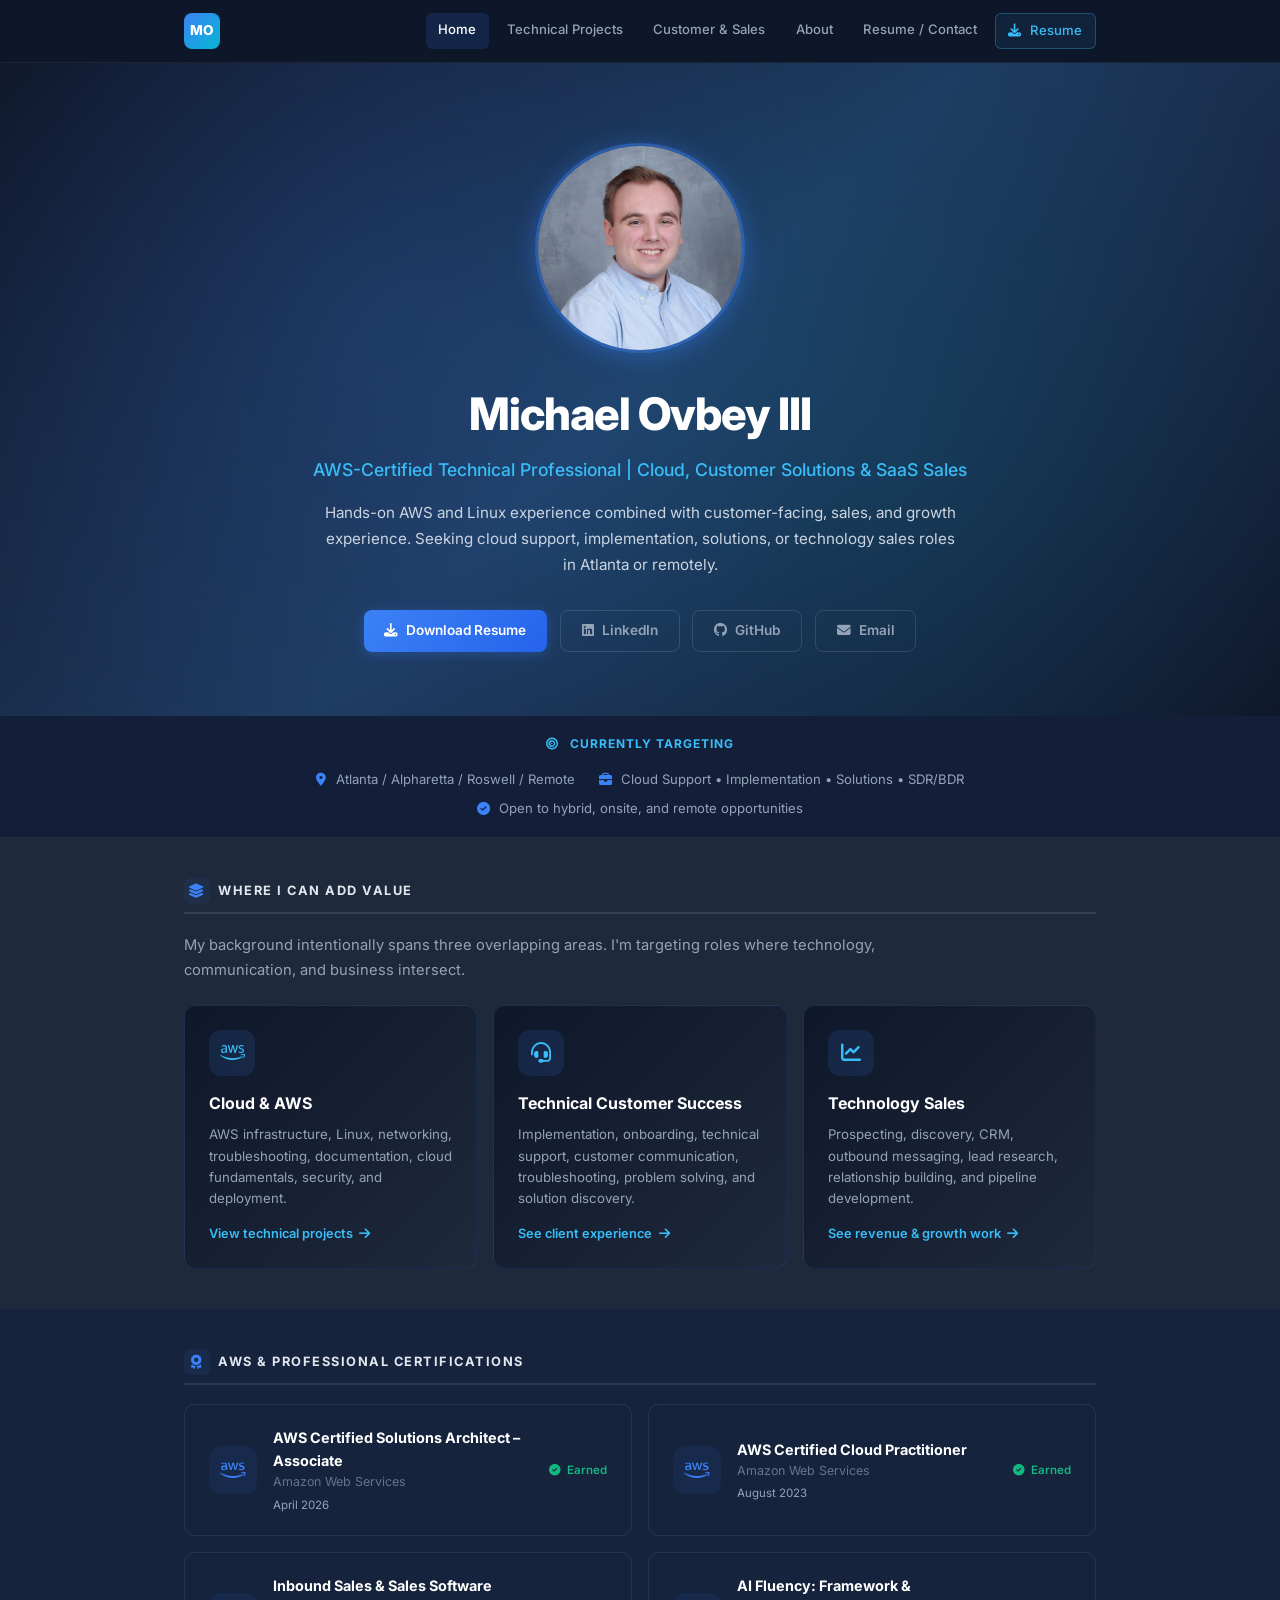
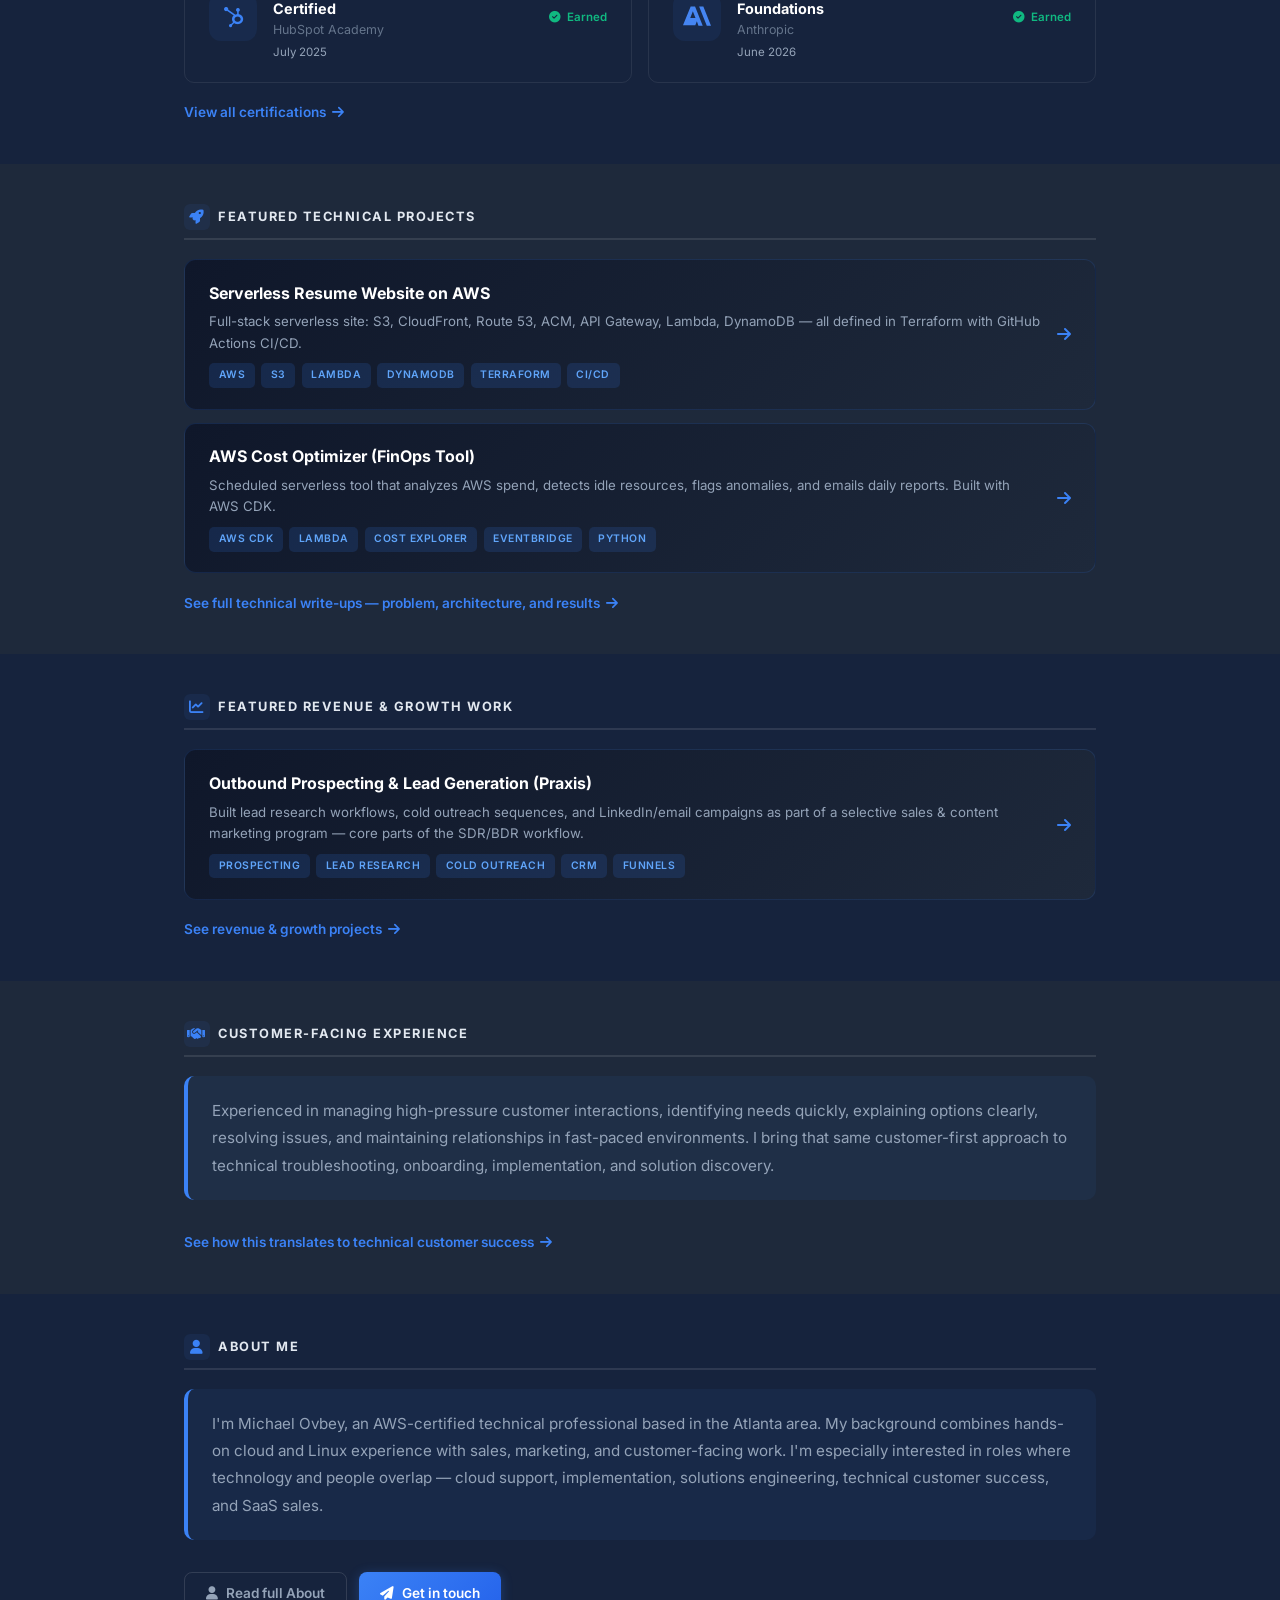
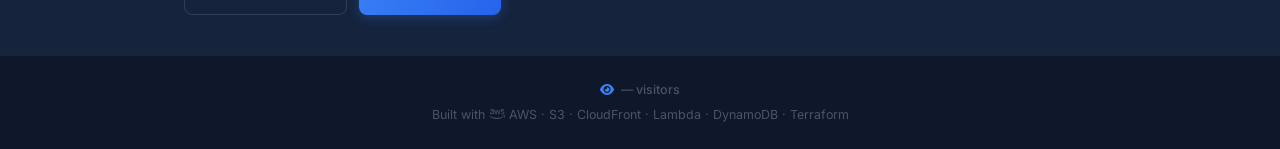
<file: site/index.html>
<!DOCTYPE html>
<html lang="en">
<head>
  <meta charset="UTF-8">
  <meta name="viewport" content="width=device-width, initial-scale=1.0">
  <title>Michael Ovbey III — AWS-Certified Technical Professional | Cloud, Customer Solutions &amp; SaaS Sales</title>
  <meta name="description" content="AWS-certified technical professional in the Atlanta area. Hands-on AWS and Linux experience combined with customer-facing, sales, and growth experience. Seeking cloud support, implementation, solutions, or technology sales roles in Atlanta or remotely.">
  <meta name="author" content="Michael Ovbey III">
  <meta name="keywords" content="AWS, Cloud Support, Solutions Engineer, Implementation Specialist, Customer Success, SDR, BDR, SaaS Sales, EC2, S3, IAM, VPC, Linux, Terraform, Atlanta">

  <!-- Open Graph / social preview -->
  <meta property="og:type" content="website">
  <meta property="og:title" content="Michael Ovbey III — Cloud, Customer Solutions &amp; SaaS Sales">
  <meta property="og:description" content="AWS-certified technical professional combining hands-on cloud &amp; Linux experience with customer-facing and sales experience. Open to cloud support, implementation, solutions, and technology sales roles.">
  <meta property="og:image" content="https://michaelovbey.com/assets/headshot.jpg">
  <meta property="og:url" content="https://michaelovbey.com/">
  <meta name="twitter:card" content="summary">

  <link rel="icon" type="image/svg+xml" href="assets/favicon.svg">
  <link rel="stylesheet" href="css/style.css">
  <link rel="preconnect" href="https://fonts.googleapis.com">
  <link rel="preconnect" href="https://fonts.gstatic.com" crossorigin>
  <link href="https://fonts.googleapis.com/css2?family=Inter:wght@400;500;600;700;800&display=swap" rel="stylesheet">
  <link rel="stylesheet" href="https://cdnjs.cloudflare.com/ajax/libs/font-awesome/6.5.1/css/all.min.css">
</head>
<body>

  <!-- NAV -->
  <nav class="nav">
    <div class="nav-inner">
      <a href="index.html" class="nav-logo">MO</a>
      <div class="nav-links">
        <a href="index.html" class="active">Home</a>
        <a href="technical.html">Technical Projects</a>
        <a href="customer-sales.html">Customer &amp; Sales</a>
        <a href="about.html">About</a>
        <a href="contact.html">Resume / Contact</a>
        <a href="assets/Michael-Ovbey-Resume.pdf" class="nav-resume" download><i class="fas fa-download"></i> Resume</a>
      </div>
      <button class="nav-toggle" aria-label="Menu"><i class="fas fa-bars"></i></button>
    </div>
  </nav>

  <!-- HERO -->
  <section class="hero">
    <div class="hero-bg"></div>
    <div class="hero-content">
      <img src="assets/headshot.jpg" alt="Portrait of Michael Ovbey III" class="avatar">
      <h1>Michael Ovbey III</h1>
      <p class="tagline">AWS-Certified Technical Professional | Cloud, Customer Solutions &amp; SaaS Sales</p>
      <p class="hero-summary">Hands-on AWS and Linux experience combined with customer-facing, sales, and growth experience. Seeking cloud support, implementation, solutions, or technology sales roles in Atlanta or remotely.</p>

      <div class="hero-cta">
        <a href="assets/Michael-Ovbey-Resume.pdf" class="btn btn-primary" download><i class="fas fa-download"></i> Download Resume</a>
        <a href="https://linkedin.com/in/michael-ovbey-iii-3877241b3" target="_blank" rel="noopener" class="btn btn-outline"><i class="fab fa-linkedin"></i> LinkedIn</a>
        <a href="https://github.com/Movbey" target="_blank" rel="noopener" class="btn btn-outline"><i class="fab fa-github"></i> GitHub</a>
        <a href="mailto:michaelovbey@gmail.com" class="btn btn-outline"><i class="fas fa-envelope"></i> Email</a>
      </div>
    </div>
  </section>

  <!-- CURRENTLY TARGETING -->
  <section class="targeting-band">
    <div class="container">
      <div class="targeting-inner">
        <div class="targeting-label"><i class="fas fa-bullseye"></i> Currently Targeting</div>
        <div class="targeting-detail">
          <span><i class="fas fa-location-dot"></i> Atlanta / Alpharetta / Roswell / Remote</span>
          <span><i class="fas fa-briefcase"></i> Cloud Support &bull; Implementation &bull; Solutions &bull; SDR/BDR</span>
          <span><i class="fas fa-circle-check"></i> Open to hybrid, onsite, and remote opportunities</span>
        </div>
      </div>
    </div>
  </section>

  <!-- WHERE I CAN ADD VALUE -->
  <section class="page-section">
    <div class="container">
      <h2 class="section-title"><i class="fas fa-layer-group"></i> Where I Can Add Value</h2>
      <p class="lane-intro">My background intentionally spans three overlapping areas. I'm targeting roles where technology, communication, and business intersect.</p>

      <div class="lane-grid">
        <div class="lane-card">
          <div class="lane-icon"><i class="fab fa-aws"></i></div>
          <h3>Cloud &amp; AWS</h3>
          <p>AWS infrastructure, Linux, networking, troubleshooting, documentation, cloud fundamentals, security, and deployment.</p>
          <a href="technical.html" class="lane-link">View technical projects <i class="fas fa-arrow-right"></i></a>
        </div>
        <div class="lane-card">
          <div class="lane-icon"><i class="fas fa-headset"></i></div>
          <h3>Technical Customer Success</h3>
          <p>Implementation, onboarding, technical support, customer communication, troubleshooting, problem solving, and solution discovery.</p>
          <a href="customer-sales.html" class="lane-link">See client experience <i class="fas fa-arrow-right"></i></a>
        </div>
        <div class="lane-card">
          <div class="lane-icon"><i class="fas fa-chart-line"></i></div>
          <h3>Technology Sales</h3>
          <p>Prospecting, discovery, CRM, outbound messaging, lead research, relationship building, and pipeline development.</p>
          <a href="customer-sales.html#revenue" class="lane-link">See revenue &amp; growth work <i class="fas fa-arrow-right"></i></a>
        </div>
      </div>
    </div>
  </section>

  <!-- CERTIFICATIONS (near top) -->
  <section class="page-section alt">
    <div class="container">
      <h2 class="section-title"><i class="fas fa-award"></i> AWS &amp; Professional Certifications</h2>
      <div class="cert-grid">
        <div class="cert-card">
          <div class="cert-badge"><i class="fab fa-aws"></i></div>
          <div class="cert-info">
            <strong>AWS Certified Solutions Architect – Associate</strong>
            <span class="cert-issuer">Amazon Web Services</span>
            <span class="cert-date">April 2026</span>
          </div>
          <div class="cert-status earned"><i class="fas fa-check-circle"></i> Earned</div>
        </div>
        <div class="cert-card">
          <div class="cert-badge"><i class="fab fa-aws"></i></div>
          <div class="cert-info">
            <strong>AWS Certified Cloud Practitioner</strong>
            <span class="cert-issuer">Amazon Web Services</span>
            <span class="cert-date">August 2023</span>
          </div>
          <div class="cert-status earned"><i class="fas fa-check-circle"></i> Earned</div>
        </div>
        <div class="cert-card">
          <div class="cert-badge"><i class="fab fa-hubspot"></i></div>
          <div class="cert-info">
            <strong>Inbound Sales &amp; Sales Software Certified</strong>
            <span class="cert-issuer">HubSpot Academy</span>
            <span class="cert-date">July 2025</span>
          </div>
          <div class="cert-status earned"><i class="fas fa-check-circle"></i> Earned</div>
        </div>
        <div class="cert-card">
          <div class="cert-badge"><img src="assets/anthropic-logo.svg" alt="Anthropic" class="cert-icon"></div>
          <div class="cert-info">
            <strong>AI Fluency: Framework &amp; Foundations</strong>
            <span class="cert-issuer">Anthropic</span>
            <span class="cert-date">June 2026</span>
          </div>
          <div class="cert-status earned"><i class="fas fa-check-circle"></i> Earned</div>
        </div>
      </div>
      <p class="cert-more"><a href="certifications.html">View all certifications <i class="fas fa-arrow-right"></i></a></p>
    </div>
  </section>

  <!-- FEATURED TECHNICAL PROJECTS -->
  <section class="page-section">
    <div class="container">
      <h2 class="section-title"><i class="fas fa-rocket"></i> Featured Technical Projects</h2>

      <div class="feature-list">
        <a href="technical.html#cloud-resume" class="feature-item">
          <div class="feature-item-main">
            <strong>Serverless Resume Website on AWS</strong>
            <p>Full-stack serverless site: S3, CloudFront, Route 53, ACM, API Gateway, Lambda, DynamoDB &mdash; all defined in Terraform with GitHub Actions CI/CD.</p>
            <div class="project-tech">
              <span>AWS</span><span>S3</span><span>Lambda</span><span>DynamoDB</span><span>Terraform</span><span>CI/CD</span>
            </div>
          </div>
          <i class="fas fa-arrow-right feature-arrow"></i>
        </a>

        <a href="technical.html#cost-optimizer" class="feature-item">
          <div class="feature-item-main">
            <strong>AWS Cost Optimizer (FinOps Tool)</strong>
            <p>Scheduled serverless tool that analyzes AWS spend, detects idle resources, flags anomalies, and emails daily reports. Built with AWS CDK.</p>
            <div class="project-tech">
              <span>AWS CDK</span><span>Lambda</span><span>Cost Explorer</span><span>EventBridge</span><span>Python</span>
            </div>
          </div>
          <i class="fas fa-arrow-right feature-arrow"></i>
        </a>
      </div>

      <p class="cert-more"><a href="technical.html">See full technical write-ups &mdash; problem, architecture, and results <i class="fas fa-arrow-right"></i></a></p>
    </div>
  </section>

  <!-- FEATURED REVENUE & GROWTH -->
  <section class="page-section alt">
    <div class="container">
      <h2 class="section-title"><i class="fas fa-chart-line"></i> Featured Revenue &amp; Growth Work</h2>

      <div class="feature-list">
        <a href="customer-sales.html#revenue" class="feature-item">
          <div class="feature-item-main">
            <strong>Outbound Prospecting &amp; Lead Generation (Praxis)</strong>
            <p>Built lead research workflows, cold outreach sequences, and LinkedIn/email campaigns as part of a selective sales &amp; content marketing program &mdash; core parts of the SDR/BDR workflow.</p>
            <div class="project-tech">
              <span>Prospecting</span><span>Lead Research</span><span>Cold Outreach</span><span>CRM</span><span>Funnels</span>
            </div>
          </div>
          <i class="fas fa-arrow-right feature-arrow"></i>
        </a>
      </div>

      <p class="cert-more"><a href="customer-sales.html#revenue">See revenue &amp; growth projects <i class="fas fa-arrow-right"></i></a></p>
    </div>
  </section>

  <!-- CUSTOMER-FACING SUMMARY -->
  <section class="page-section">
    <div class="container">
      <h2 class="section-title"><i class="fas fa-handshake"></i> Customer-Facing Experience</h2>
      <div class="about-card">
        <p>Experienced in managing high-pressure customer interactions, identifying needs quickly, explaining options clearly, resolving issues, and maintaining relationships in fast-paced environments. I bring that same customer-first approach to technical troubleshooting, onboarding, implementation, and solution discovery.</p>
      </div>
      <p class="cert-more"><a href="customer-sales.html">See how this translates to technical customer success <i class="fas fa-arrow-right"></i></a></p>
    </div>
  </section>

  <!-- SHORT ABOUT -->
  <section class="page-section alt">
    <div class="container">
      <h2 class="section-title"><i class="fas fa-user"></i> About Me</h2>
      <div class="about-card">
        <p>I'm Michael Ovbey, an AWS-certified technical professional based in the Atlanta area. My background combines hands-on cloud and Linux experience with sales, marketing, and customer-facing work. I'm especially interested in roles where technology and people overlap &mdash; cloud support, implementation, solutions engineering, technical customer success, and SaaS sales.</p>
      </div>
      <div class="hero-cta" style="justify-content:flex-start; margin-top:1.2rem;">
        <a href="about.html" class="btn btn-outline"><i class="fas fa-user"></i> Read full About</a>
        <a href="contact.html" class="btn btn-primary"><i class="fas fa-paper-plane"></i> Get in touch</a>
      </div>
    </div>
  </section>

  <!-- FOOTER -->
  <footer class="footer">
    <div class="container">
      <p class="visitor-count"><i class="fas fa-eye"></i> <span id="visitor-count">...</span> visitors</p>
      <p>Built with <i class="fab fa-aws"></i> AWS &middot; S3 &middot; CloudFront &middot; Lambda &middot; DynamoDB &middot; Terraform</p>
    </div>
  </footer>

  <script src="js/counter.js"></script>
  <script src="js/nav.js"></script>
</body>
</html>
</file>
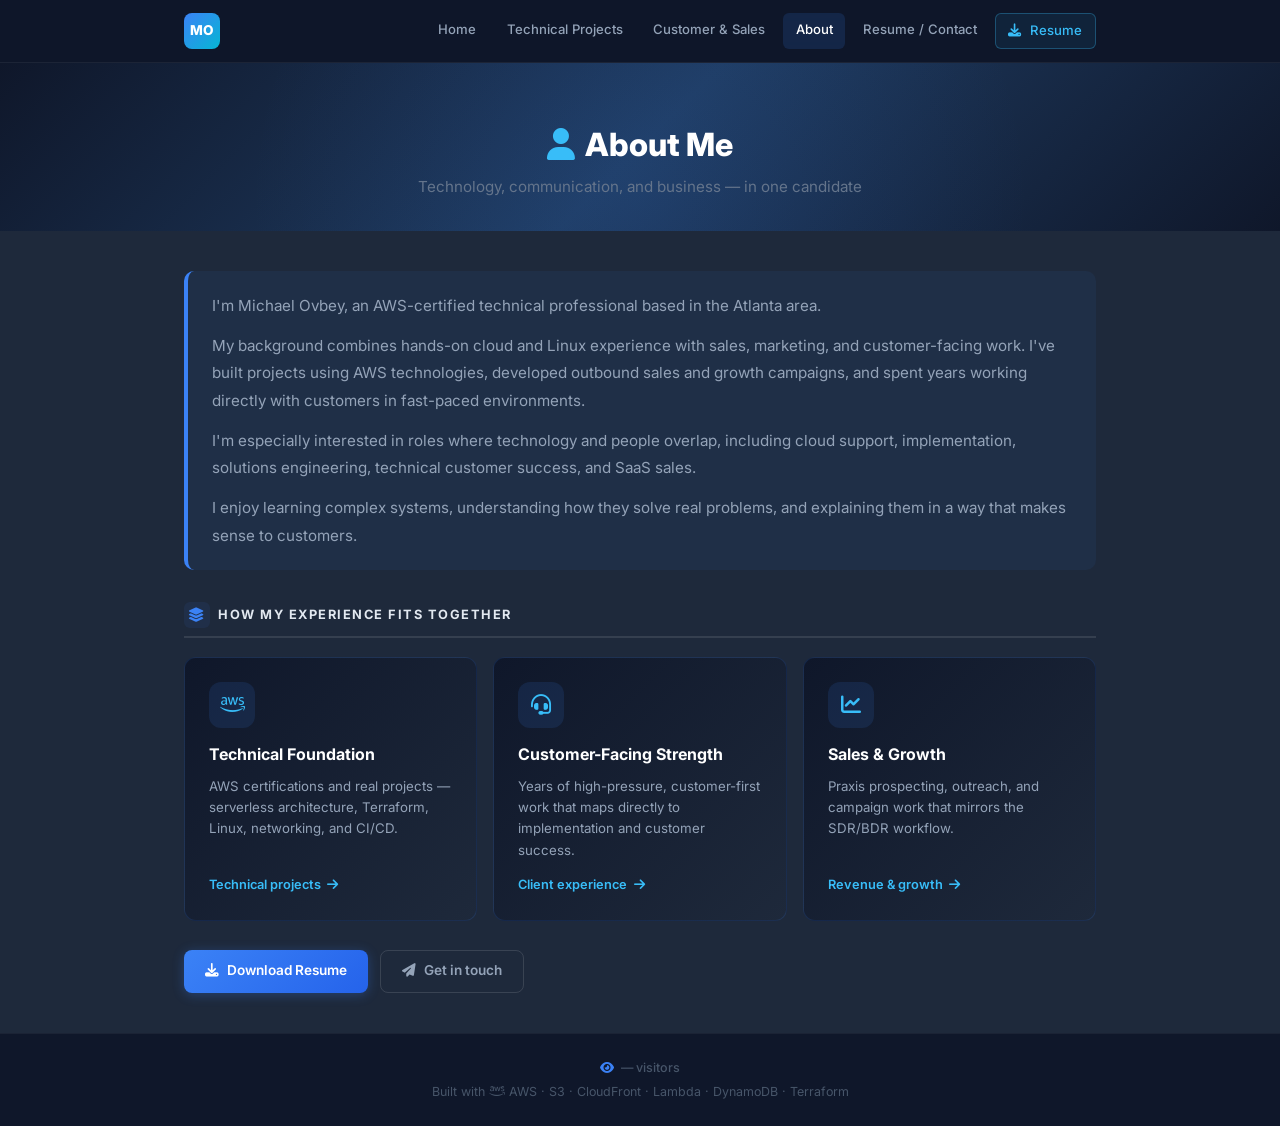
<file: site/about.html>
<!DOCTYPE html>
<html lang="en">
<head>
  <meta charset="UTF-8">
  <meta name="viewport" content="width=device-width, initial-scale=1.0">
  <title>About — Michael Ovbey III</title>
  <meta name="description" content="Michael Ovbey III is an AWS-certified technical professional in the Atlanta area, combining hands-on cloud and Linux experience with sales, marketing, and customer-facing work.">
  <meta property="og:type" content="website">
  <meta property="og:title" content="About — Michael Ovbey III">
  <meta property="og:description" content="AWS-certified technical professional in the Atlanta area, combining hands-on cloud and Linux experience with sales, marketing, and customer-facing work.">
  <meta property="og:image" content="https://michaelovbey.com/assets/headshot.jpg">
  <meta property="og:url" content="https://michaelovbey.com/about.html">
  <meta name="twitter:card" content="summary">
  <link rel="icon" type="image/svg+xml" href="assets/favicon.svg">
  <link rel="stylesheet" href="css/style.css">
  <link rel="preconnect" href="https://fonts.googleapis.com">
  <link rel="preconnect" href="https://fonts.gstatic.com" crossorigin>
  <link href="https://fonts.googleapis.com/css2?family=Inter:wght@400;500;600;700;800&display=swap" rel="stylesheet">
  <link rel="stylesheet" href="https://cdnjs.cloudflare.com/ajax/libs/font-awesome/6.5.1/css/all.min.css">
</head>
<body>

  <nav class="nav">
    <div class="nav-inner">
      <a href="index.html" class="nav-logo">MO</a>
      <div class="nav-links">
        <a href="index.html">Home</a>
        <a href="technical.html">Technical Projects</a>
        <a href="customer-sales.html">Customer &amp; Sales</a>
        <a href="about.html" class="active">About</a>
        <a href="contact.html">Resume / Contact</a>
        <a href="assets/Michael-Ovbey-Resume.pdf" class="nav-resume" download><i class="fas fa-download"></i> Resume</a>
      </div>
      <button class="nav-toggle" aria-label="Menu"><i class="fas fa-bars"></i></button>
    </div>
  </nav>

  <section class="page-header">
    <h1><i class="fas fa-user"></i> About Me</h1>
    <p>Technology, communication, and business &mdash; in one candidate</p>
  </section>

  <section class="page-section">
    <div class="container">
      <div class="about-card">
        <p>I'm Michael Ovbey, an AWS-certified technical professional based in the Atlanta area.</p>
        <p style="margin-top:0.8rem;">My background combines hands-on cloud and Linux experience with sales, marketing, and customer-facing work. I've built projects using AWS technologies, developed outbound sales and growth campaigns, and spent years working directly with customers in fast-paced environments.</p>
        <p style="margin-top:0.8rem;">I'm especially interested in roles where technology and people overlap, including cloud support, implementation, solutions engineering, technical customer success, and SaaS sales.</p>
        <p style="margin-top:0.8rem;">I enjoy learning complex systems, understanding how they solve real problems, and explaining them in a way that makes sense to customers.</p>
      </div>

      <h2 class="section-title" style="margin-top:2rem;"><i class="fas fa-layer-group"></i> How My Experience Fits Together</h2>
      <div class="lane-grid">
        <div class="lane-card">
          <div class="lane-icon"><i class="fab fa-aws"></i></div>
          <h3>Technical Foundation</h3>
          <p>AWS certifications and real projects &mdash; serverless architecture, Terraform, Linux, networking, and CI/CD.</p>
          <a href="technical.html" class="lane-link">Technical projects <i class="fas fa-arrow-right"></i></a>
        </div>
        <div class="lane-card">
          <div class="lane-icon"><i class="fas fa-headset"></i></div>
          <h3>Customer-Facing Strength</h3>
          <p>Years of high-pressure, customer-first work that maps directly to implementation and customer success.</p>
          <a href="customer-sales.html" class="lane-link">Client experience <i class="fas fa-arrow-right"></i></a>
        </div>
        <div class="lane-card">
          <div class="lane-icon"><i class="fas fa-chart-line"></i></div>
          <h3>Sales &amp; Growth</h3>
          <p>Praxis prospecting, outreach, and campaign work that mirrors the SDR/BDR workflow.</p>
          <a href="customer-sales.html#revenue" class="lane-link">Revenue &amp; growth <i class="fas fa-arrow-right"></i></a>
        </div>
      </div>

      <div class="hero-cta" style="justify-content:flex-start; margin-top:1.8rem;">
        <a href="assets/Michael-Ovbey-Resume.pdf" class="btn btn-primary" download><i class="fas fa-download"></i> Download Resume</a>
        <a href="contact.html" class="btn btn-outline"><i class="fas fa-paper-plane"></i> Get in touch</a>
      </div>
    </div>
  </section>

  <footer class="footer">
    <div class="container">
      <p class="visitor-count"><i class="fas fa-eye"></i> <span id="visitor-count">...</span> visitors</p>
      <p>Built with <i class="fab fa-aws"></i> AWS &middot; S3 &middot; CloudFront &middot; Lambda &middot; DynamoDB &middot; Terraform</p>
    </div>
  </footer>

  <script src="js/counter.js"></script>
  <script src="js/nav.js"></script>
</body>
</html>
</file>
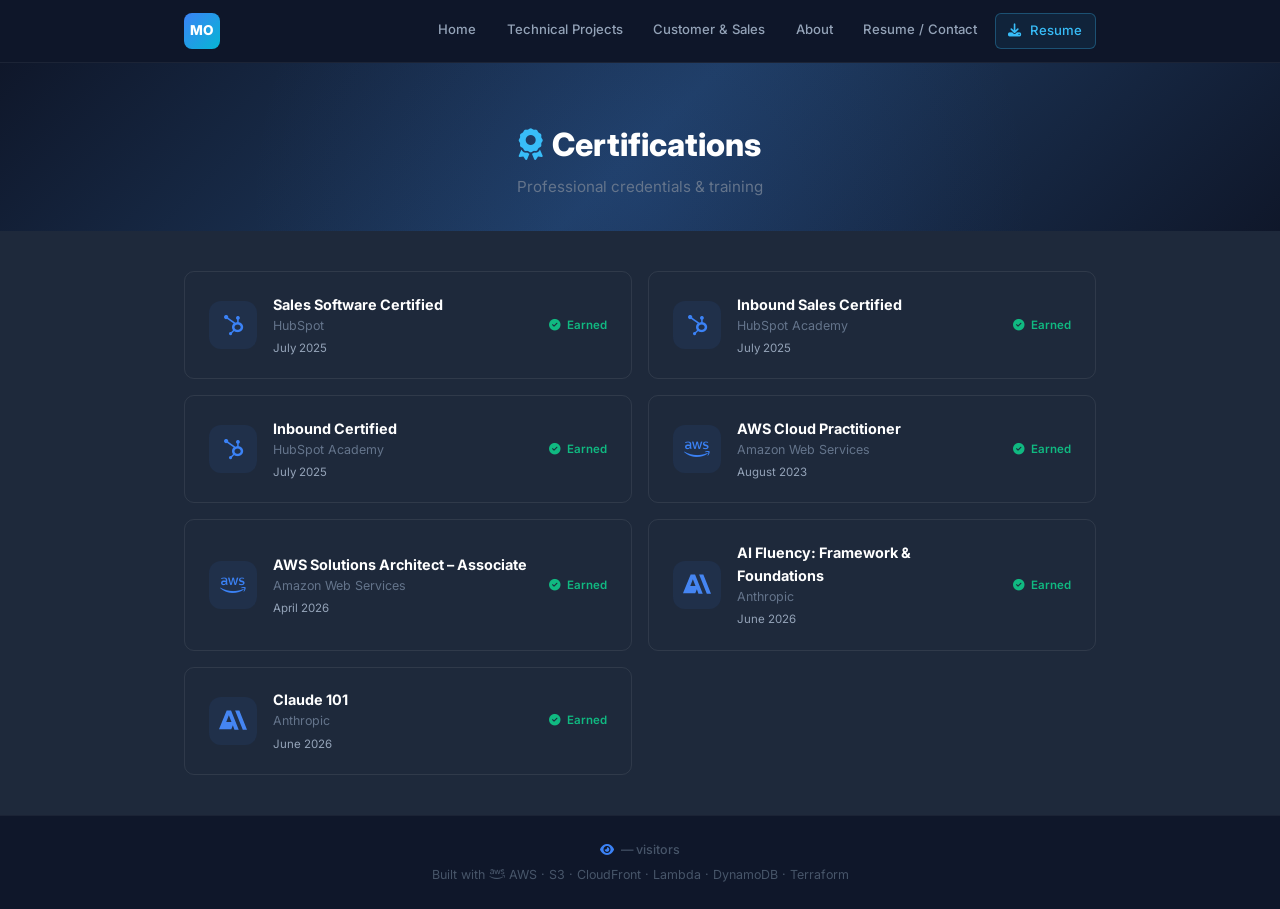
<file: site/certifications.html>
<!DOCTYPE html>
<html lang="en">
<head>
  <meta charset="UTF-8">
  <meta name="viewport" content="width=device-width, initial-scale=1.0">
  <title>Certifications — Michael Ovbey</title>
  <link rel="icon" type="image/svg+xml" href="assets/favicon.svg">
  <link rel="stylesheet" href="css/style.css">
  <link rel="preconnect" href="https://fonts.googleapis.com">
  <link rel="preconnect" href="https://fonts.gstatic.com" crossorigin>
  <link href="https://fonts.googleapis.com/css2?family=Inter:wght@400;500;600;700;800&display=swap" rel="stylesheet">
  <link rel="stylesheet" href="https://cdnjs.cloudflare.com/ajax/libs/font-awesome/6.5.1/css/all.min.css">
</head>
<body>

  <nav class="nav">
    <div class="nav-inner">
      <a href="index.html" class="nav-logo">MO</a>
      <div class="nav-links">
        <a href="index.html">Home</a>
        <a href="technical.html">Technical Projects</a>
        <a href="customer-sales.html">Customer &amp; Sales</a>
        <a href="about.html">About</a>
        <a href="contact.html">Resume / Contact</a>
        <a href="assets/Michael-Ovbey-Resume.pdf" class="nav-resume" download><i class="fas fa-download"></i> Resume</a>
      </div>
      <button class="nav-toggle" aria-label="Menu"><i class="fas fa-bars"></i></button>
    </div>
  </nav>

  <section class="page-header">
    <h1><i class="fas fa-award"></i> Certifications</h1>
    <p>Professional credentials &amp; training</p>
  </section>

  <section class="page-section">
    <div class="container">

      <div class="cert-grid">

        <div class="cert-card">
          <div class="cert-badge"><i class="fab fa-hubspot"></i></div>
          <div class="cert-info">
            <strong>Sales Software Certified</strong>
            <span class="cert-issuer">HubSpot</span>
            <span class="cert-date">July 2025</span>
          </div>
          <div class="cert-status earned"><i class="fas fa-check-circle"></i> Earned</div>
        </div>

        <div class="cert-card">
          <div class="cert-badge"><i class="fab fa-hubspot"></i></div>
          <div class="cert-info">
            <strong>Inbound Sales Certified</strong>
            <span class="cert-issuer">HubSpot Academy</span>
            <span class="cert-date">July 2025</span>
          </div>
          <div class="cert-status earned"><i class="fas fa-check-circle"></i> Earned</div>
        </div>

        <div class="cert-card">
          <div class="cert-badge"><i class="fab fa-hubspot"></i></div>
          <div class="cert-info">
            <strong>Inbound Certified</strong>
            <span class="cert-issuer">HubSpot Academy</span>
            <span class="cert-date">July 2025</span>
          </div>
          <div class="cert-status earned"><i class="fas fa-check-circle"></i> Earned</div>
        </div>

        <div class="cert-card">
          <div class="cert-badge"><i class="fab fa-aws"></i></div>
          <div class="cert-info">
            <strong>AWS Cloud Practitioner</strong>
            <span class="cert-issuer">Amazon Web Services</span>
            <span class="cert-date">August 2023</span>
          </div>
          <div class="cert-status earned"><i class="fas fa-check-circle"></i> Earned</div>
        </div>

        <div class="cert-card">
          <div class="cert-badge"><i class="fab fa-aws"></i></div>
          <div class="cert-info">
            <strong>AWS Solutions Architect – Associate</strong>
            <span class="cert-issuer">Amazon Web Services</span>
            <span class="cert-date">April 2026</span>
          </div>
          <div class="cert-status earned"><i class="fas fa-check-circle"></i> Earned</div>
        </div>

        <div class="cert-card">
          <div class="cert-badge"><img src="assets/anthropic-logo.svg" alt="Anthropic" class="cert-icon"></div>
          <div class="cert-info">
            <strong>AI Fluency: Framework &amp; Foundations</strong>
            <span class="cert-issuer">Anthropic</span>
            <span class="cert-date">June 2026</span>
          </div>
          <div class="cert-status earned"><i class="fas fa-check-circle"></i> Earned</div>
        </div>

        <div class="cert-card">
          <div class="cert-badge"><img src="assets/anthropic-logo.svg" alt="Anthropic" class="cert-icon"></div>
          <div class="cert-info">
            <strong>Claude 101</strong>
            <span class="cert-issuer">Anthropic</span>
            <span class="cert-date">June 2026</span>
          </div>
          <div class="cert-status earned"><i class="fas fa-check-circle"></i> Earned</div>
        </div>

      </div>

    </div>
  </section>

  <footer class="footer">
    <div class="container">
      <p class="visitor-count"><i class="fas fa-eye"></i> <span id="visitor-count">...</span> visitors</p>
      <p>Built with <i class="fab fa-aws"></i> AWS &middot; S3 &middot; CloudFront &middot; Lambda &middot; DynamoDB &middot; Terraform</p>
    </div>
  </footer>

  <script src="js/counter.js"></script>
  <script src="js/nav.js"></script>
</body>
</html>
</file>
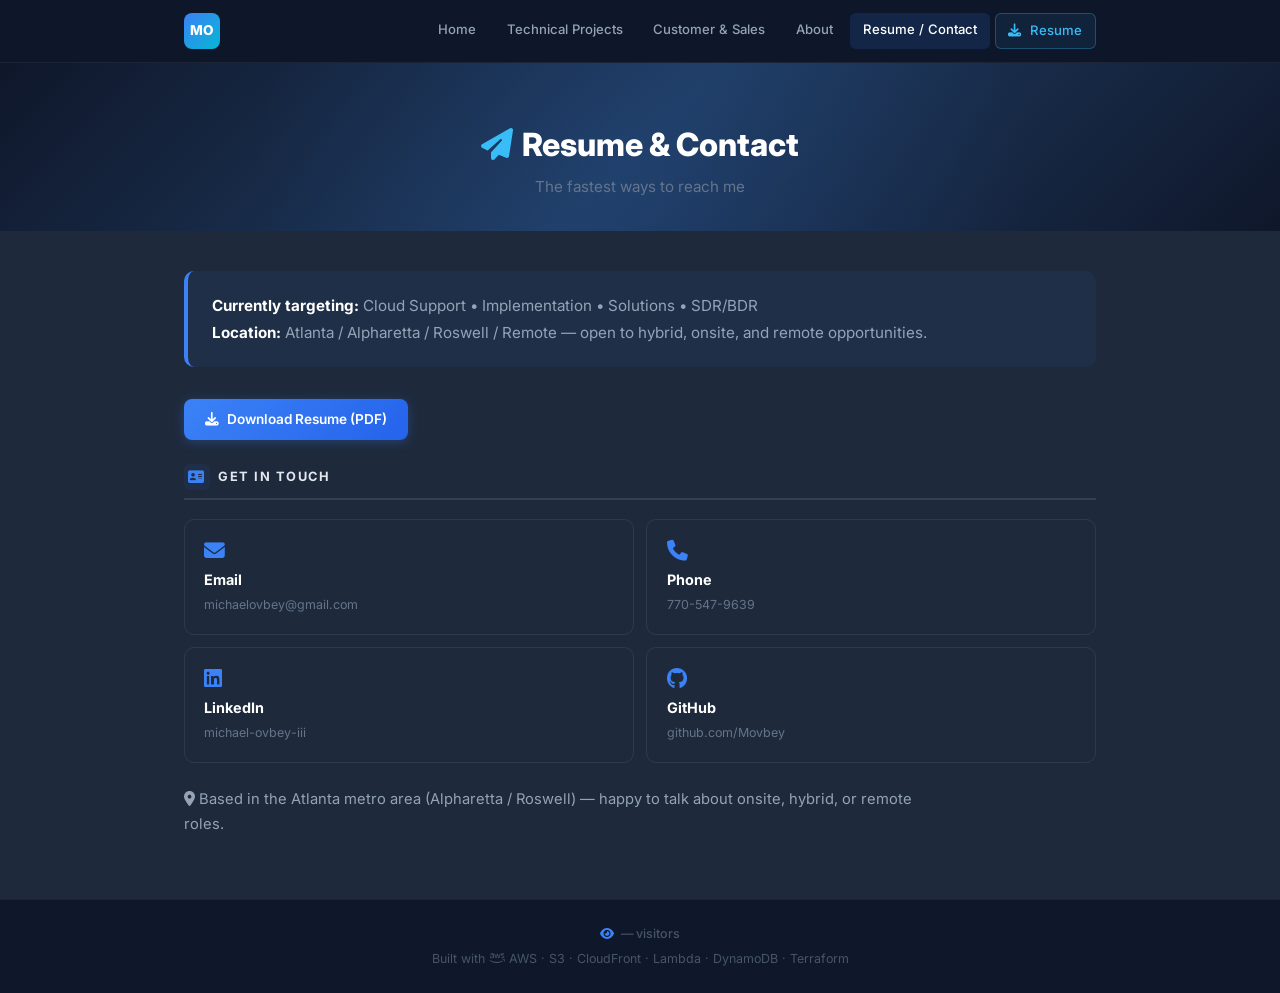
<file: site/contact.html>
<!DOCTYPE html>
<html lang="en">
<head>
  <meta charset="UTF-8">
  <meta name="viewport" content="width=device-width, initial-scale=1.0">
  <title>Resume &amp; Contact — Michael Ovbey III</title>
  <meta name="description" content="Download Michael Ovbey III's resume and get in touch. AWS-certified technical professional open to cloud support, implementation, solutions, and SaaS sales roles in Atlanta or remote.">
  <meta property="og:type" content="website">
  <meta property="og:title" content="Resume &amp; Contact — Michael Ovbey III">
  <meta property="og:description" content="Download my resume and get in touch. AWS-certified technical professional open to cloud support, implementation, solutions, and SaaS sales roles in Atlanta or remote.">
  <meta property="og:image" content="https://michaelovbey.com/assets/headshot.jpg">
  <meta property="og:url" content="https://michaelovbey.com/contact.html">
  <meta name="twitter:card" content="summary">
  <link rel="icon" type="image/svg+xml" href="assets/favicon.svg">
  <link rel="stylesheet" href="css/style.css">
  <link rel="preconnect" href="https://fonts.googleapis.com">
  <link rel="preconnect" href="https://fonts.gstatic.com" crossorigin>
  <link href="https://fonts.googleapis.com/css2?family=Inter:wght@400;500;600;700;800&display=swap" rel="stylesheet">
  <link rel="stylesheet" href="https://cdnjs.cloudflare.com/ajax/libs/font-awesome/6.5.1/css/all.min.css">
</head>
<body>

  <nav class="nav">
    <div class="nav-inner">
      <a href="index.html" class="nav-logo">MO</a>
      <div class="nav-links">
        <a href="index.html">Home</a>
        <a href="technical.html">Technical Projects</a>
        <a href="customer-sales.html">Customer &amp; Sales</a>
        <a href="about.html">About</a>
        <a href="contact.html" class="active">Resume / Contact</a>
        <a href="assets/Michael-Ovbey-Resume.pdf" class="nav-resume" download><i class="fas fa-download"></i> Resume</a>
      </div>
      <button class="nav-toggle" aria-label="Menu"><i class="fas fa-bars"></i></button>
    </div>
  </nav>

  <section class="page-header">
    <h1><i class="fas fa-paper-plane"></i> Resume &amp; Contact</h1>
    <p>The fastest ways to reach me</p>
  </section>

  <section class="page-section">
    <div class="container">

      <!-- CURRENTLY TARGETING -->
      <div class="about-card">
        <p><strong style="color:#fff;">Currently targeting:</strong> Cloud Support &bull; Implementation &bull; Solutions &bull; SDR/BDR<br>
        <strong style="color:#fff;">Location:</strong> Atlanta / Alpharetta / Roswell / Remote &mdash; open to hybrid, onsite, and remote opportunities.</p>
      </div>

      <!-- RESUME DOWNLOAD -->
      <div class="hero-cta" style="justify-content:flex-start; margin:1.5rem 0;">
        <a href="assets/Michael-Ovbey-Resume.pdf" class="btn btn-primary" download><i class="fas fa-download"></i> Download Resume (PDF)</a>
      </div>

      <!-- CONTACT GRID -->
      <h2 class="section-title"><i class="fas fa-address-card"></i> Get in Touch</h2>
      <div class="link-grid">
        <a href="mailto:michaelovbey@gmail.com" class="link-card">
          <i class="fas fa-envelope"></i>
          <strong>Email</strong>
          <span>michaelovbey@gmail.com</span>
        </a>
        <a href="tel:770-547-9639" class="link-card">
          <i class="fas fa-phone"></i>
          <strong>Phone</strong>
          <span>770-547-9639</span>
        </a>
        <a href="https://linkedin.com/in/michael-ovbey-iii-3877241b3" target="_blank" rel="noopener" class="link-card">
          <i class="fab fa-linkedin"></i>
          <strong>LinkedIn</strong>
          <span>michael-ovbey-iii</span>
        </a>
        <a href="https://github.com/Movbey" target="_blank" rel="noopener" class="link-card">
          <i class="fab fa-github"></i>
          <strong>GitHub</strong>
          <span>github.com/Movbey</span>
        </a>
      </div>

      <p class="lane-intro" style="margin-top:1.5rem;"><i class="fas fa-location-dot"></i> Based in the Atlanta metro area (Alpharetta / Roswell) &mdash; happy to talk about onsite, hybrid, or remote roles.</p>

    </div>
  </section>

  <footer class="footer">
    <div class="container">
      <p class="visitor-count"><i class="fas fa-eye"></i> <span id="visitor-count">...</span> visitors</p>
      <p>Built with <i class="fab fa-aws"></i> AWS &middot; S3 &middot; CloudFront &middot; Lambda &middot; DynamoDB &middot; Terraform</p>
    </div>
  </footer>

  <script src="js/counter.js"></script>
  <script src="js/nav.js"></script>
</body>
</html>
</file>
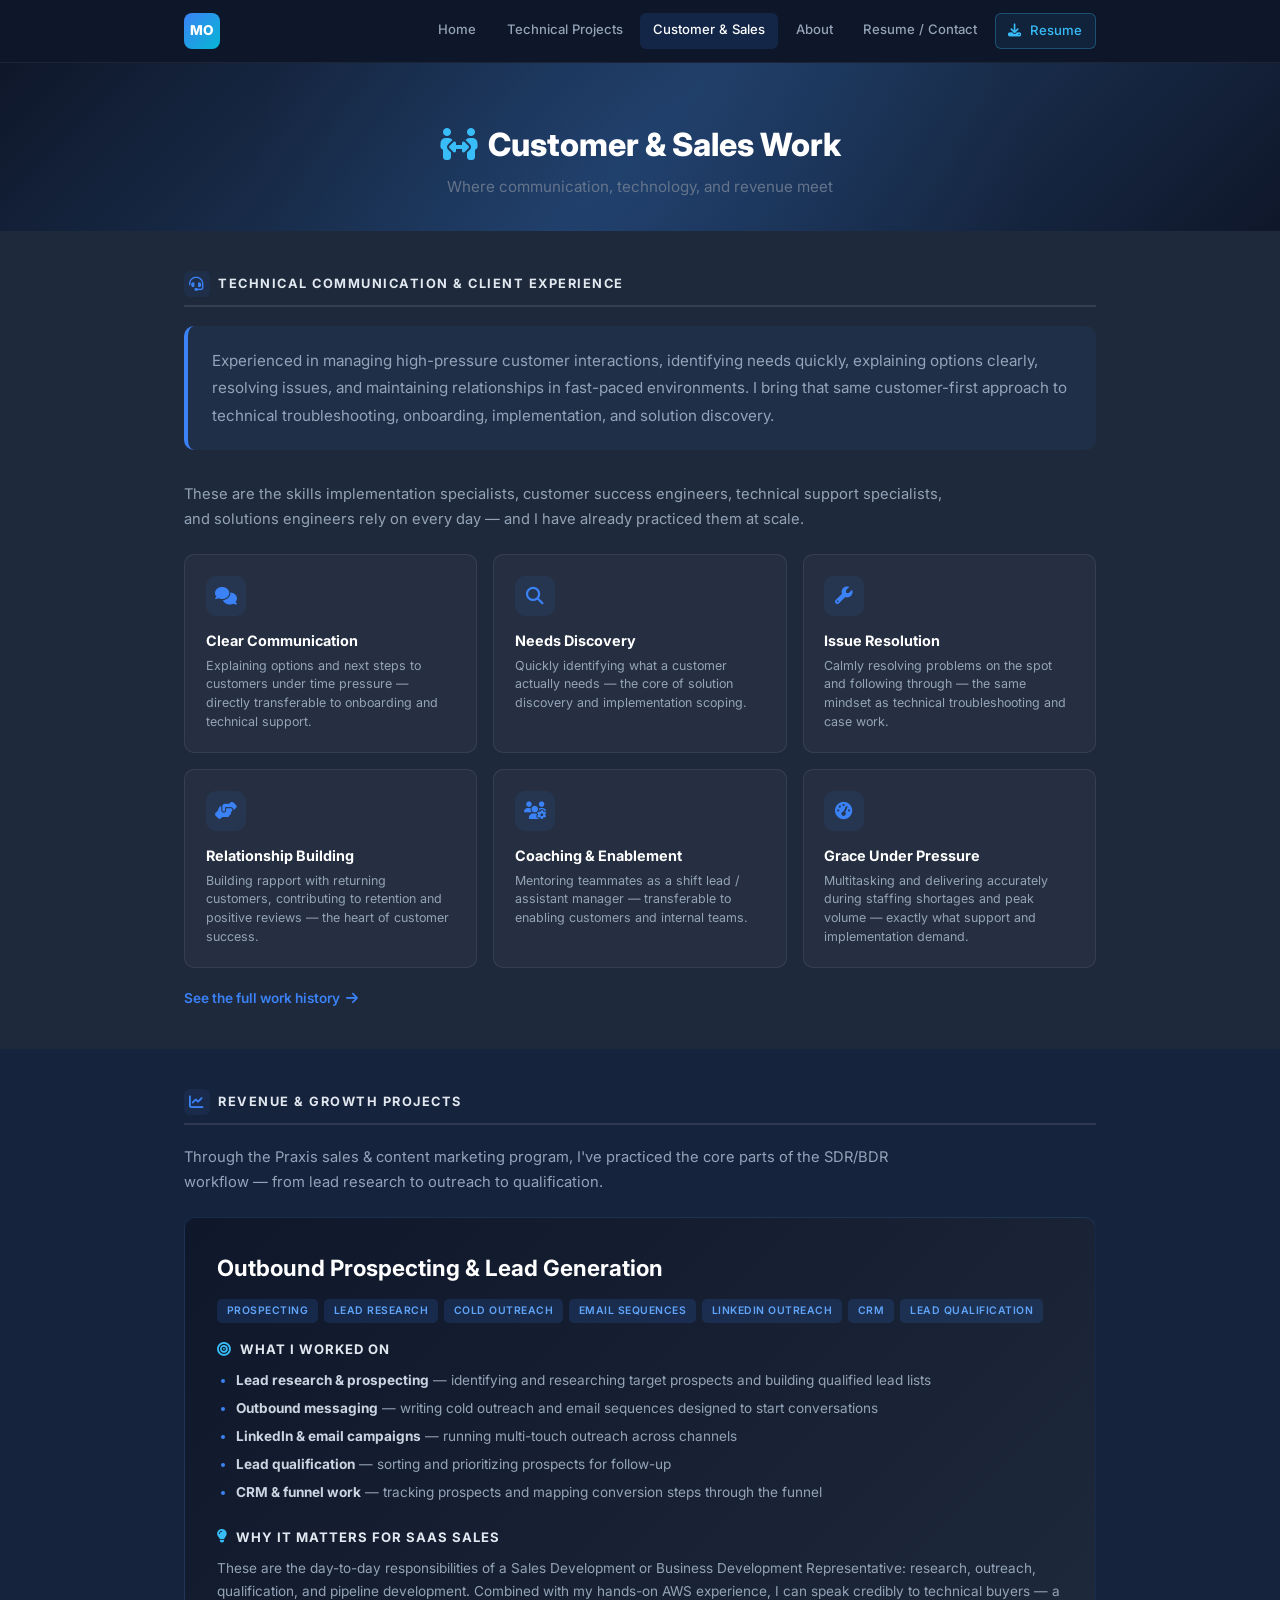
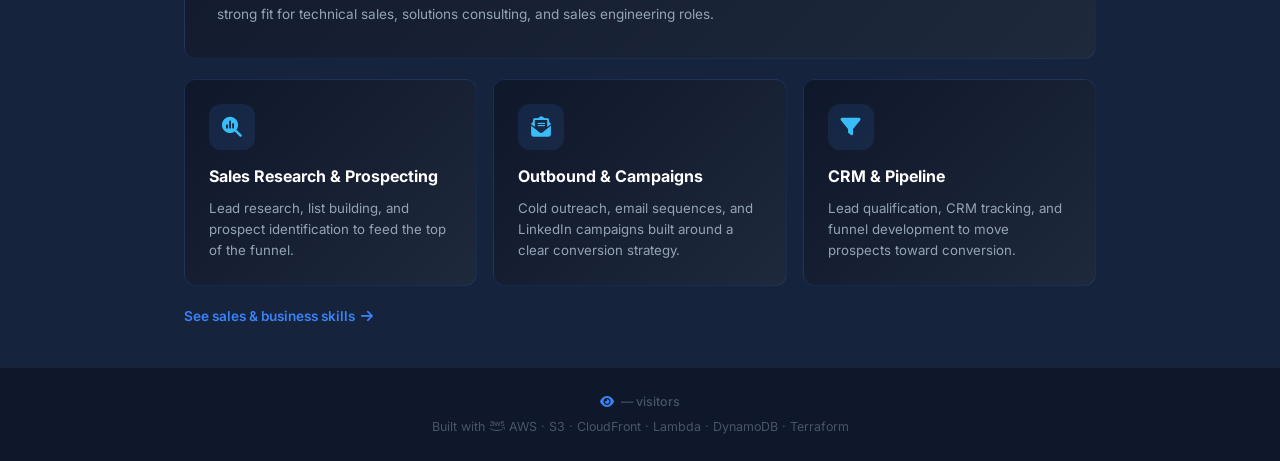
<file: site/customer-sales.html>
<!DOCTYPE html>
<html lang="en">
<head>
  <meta charset="UTF-8">
  <meta name="viewport" content="width=device-width, initial-scale=1.0">
  <title>Customer &amp; Sales Work — Michael Ovbey III</title>
  <meta name="description" content="Technical communication and client experience plus revenue and growth work: prospecting, lead research, outbound messaging, CRM, funnels, and sales campaigns. Transferable skills for implementation, customer success, and SaaS sales roles.">
  <meta property="og:type" content="website">
  <meta property="og:title" content="Customer &amp; Sales Work — Michael Ovbey III">
  <meta property="og:description" content="Technical communication and client experience plus revenue and growth work — prospecting, outreach, CRM, and funnels. Transferable skills for implementation, customer success, and SaaS sales.">
  <meta property="og:image" content="https://michaelovbey.com/assets/headshot.jpg">
  <meta property="og:url" content="https://michaelovbey.com/customer-sales.html">
  <meta name="twitter:card" content="summary">
  <link rel="icon" type="image/svg+xml" href="assets/favicon.svg">
  <link rel="stylesheet" href="css/style.css">
  <link rel="preconnect" href="https://fonts.googleapis.com">
  <link rel="preconnect" href="https://fonts.gstatic.com" crossorigin>
  <link href="https://fonts.googleapis.com/css2?family=Inter:wght@400;500;600;700;800&display=swap" rel="stylesheet">
  <link rel="stylesheet" href="https://cdnjs.cloudflare.com/ajax/libs/font-awesome/6.5.1/css/all.min.css">
</head>
<body>

  <nav class="nav">
    <div class="nav-inner">
      <a href="index.html" class="nav-logo">MO</a>
      <div class="nav-links">
        <a href="index.html">Home</a>
        <a href="technical.html">Technical Projects</a>
        <a href="customer-sales.html" class="active">Customer &amp; Sales</a>
        <a href="about.html">About</a>
        <a href="contact.html">Resume / Contact</a>
        <a href="assets/Michael-Ovbey-Resume.pdf" class="nav-resume" download><i class="fas fa-download"></i> Resume</a>
      </div>
      <button class="nav-toggle" aria-label="Menu"><i class="fas fa-bars"></i></button>
    </div>
  </nav>

  <section class="page-header">
    <h1><i class="fas fa-people-arrows"></i> Customer &amp; Sales Work</h1>
    <p>Where communication, technology, and revenue meet</p>
  </section>

  <!-- ============ TECHNICAL COMMUNICATION & CLIENT EXPERIENCE ============ -->
  <section class="page-section">
    <div class="container">
      <h2 class="section-title"><i class="fas fa-headset"></i> Technical Communication &amp; Client Experience</h2>

      <div class="about-card">
        <p>Experienced in managing high-pressure customer interactions, identifying needs quickly, explaining options clearly, resolving issues, and maintaining relationships in fast-paced environments. I bring that same customer-first approach to technical troubleshooting, onboarding, implementation, and solution discovery.</p>
      </div>

      <p class="lane-intro">These are the skills implementation specialists, customer success engineers, technical support specialists, and solutions engineers rely on every day &mdash; and I have already practiced them at scale.</p>

      <div class="skill-grid">
        <div class="skill-card">
          <div class="skill-icon"><i class="fas fa-comments"></i></div>
          <strong>Clear Communication</strong>
          <p>Explaining options and next steps to customers under time pressure &mdash; directly transferable to onboarding and technical support.</p>
        </div>
        <div class="skill-card">
          <div class="skill-icon"><i class="fas fa-magnifying-glass"></i></div>
          <strong>Needs Discovery</strong>
          <p>Quickly identifying what a customer actually needs &mdash; the core of solution discovery and implementation scoping.</p>
        </div>
        <div class="skill-card">
          <div class="skill-icon"><i class="fas fa-wrench"></i></div>
          <strong>Issue Resolution</strong>
          <p>Calmly resolving problems on the spot and following through &mdash; the same mindset as technical troubleshooting and case work.</p>
        </div>
        <div class="skill-card">
          <div class="skill-icon"><i class="fas fa-handshake-angle"></i></div>
          <strong>Relationship Building</strong>
          <p>Building rapport with returning customers, contributing to retention and positive reviews &mdash; the heart of customer success.</p>
        </div>
        <div class="skill-card">
          <div class="skill-icon"><i class="fas fa-users-gear"></i></div>
          <strong>Coaching &amp; Enablement</strong>
          <p>Mentoring teammates as a shift lead / assistant manager &mdash; transferable to enabling customers and internal teams.</p>
        </div>
        <div class="skill-card">
          <div class="skill-icon"><i class="fas fa-gauge-high"></i></div>
          <strong>Grace Under Pressure</strong>
          <p>Multitasking and delivering accurately during staffing shortages and peak volume &mdash; exactly what support and implementation demand.</p>
        </div>
      </div>

      <p class="cert-more" style="margin-top:1.2rem;"><a href="experience.html">See the full work history <i class="fas fa-arrow-right"></i></a></p>
    </div>
  </section>

  <!-- ============ REVENUE & GROWTH PROJECTS ============ -->
  <section class="page-section alt" id="revenue">
    <div class="container">
      <h2 class="section-title"><i class="fas fa-chart-line"></i> Revenue &amp; Growth Projects</h2>

      <p class="lane-intro">Through the Praxis sales &amp; content marketing program, I've practiced the core parts of the SDR/BDR workflow &mdash; from lead research to outreach to qualification.</p>

      <div class="project-feature" id="prospecting">
        <div class="project-feature-header">
          <h2>Outbound Prospecting &amp; Lead Generation</h2>
          <div class="project-tech">
            <span>Prospecting</span><span>Lead Research</span><span>Cold Outreach</span><span>Email Sequences</span><span>LinkedIn Outreach</span><span>CRM</span><span>Lead Qualification</span>
          </div>
        </div>

        <div class="project-block">
          <h3><i class="fas fa-bullseye"></i> What I Worked On</h3>
          <ul>
            <li><strong>Lead research &amp; prospecting</strong> &mdash; identifying and researching target prospects and building qualified lead lists</li>
            <li><strong>Outbound messaging</strong> &mdash; writing cold outreach and email sequences designed to start conversations</li>
            <li><strong>LinkedIn &amp; email campaigns</strong> &mdash; running multi-touch outreach across channels</li>
            <li><strong>Lead qualification</strong> &mdash; sorting and prioritizing prospects for follow-up</li>
            <li><strong>CRM &amp; funnel work</strong> &mdash; tracking prospects and mapping conversion steps through the funnel</li>
          </ul>
        </div>

        <div class="project-block">
          <h3><i class="fas fa-lightbulb"></i> Why It Matters for SaaS Sales</h3>
          <p>These are the day-to-day responsibilities of a Sales Development or Business Development Representative: research, outreach, qualification, and pipeline development. Combined with my hands-on AWS experience, I can speak credibly to technical buyers &mdash; a strong fit for technical sales, solutions consulting, and sales engineering roles.</p>
        </div>
      </div>

      <div class="lane-grid" style="margin-top:1.2rem;">
        <div class="lane-card">
          <div class="lane-icon"><i class="fas fa-magnifying-glass-chart"></i></div>
          <h3>Sales Research &amp; Prospecting</h3>
          <p>Lead research, list building, and prospect identification to feed the top of the funnel.</p>
        </div>
        <div class="lane-card">
          <div class="lane-icon"><i class="fas fa-envelope-open-text"></i></div>
          <h3>Outbound &amp; Campaigns</h3>
          <p>Cold outreach, email sequences, and LinkedIn campaigns built around a clear conversion strategy.</p>
        </div>
        <div class="lane-card">
          <div class="lane-icon"><i class="fas fa-filter"></i></div>
          <h3>CRM &amp; Pipeline</h3>
          <p>Lead qualification, CRM tracking, and funnel development to move prospects toward conversion.</p>
        </div>
      </div>

      <p class="cert-more" style="margin-top:1.2rem;"><a href="skills.html">See sales &amp; business skills <i class="fas fa-arrow-right"></i></a></p>
    </div>
  </section>

  <footer class="footer">
    <div class="container">
      <p class="visitor-count"><i class="fas fa-eye"></i> <span id="visitor-count">...</span> visitors</p>
      <p>Built with <i class="fab fa-aws"></i> AWS &middot; S3 &middot; CloudFront &middot; Lambda &middot; DynamoDB &middot; Terraform</p>
    </div>
  </footer>

  <script src="js/counter.js"></script>
  <script src="js/nav.js"></script>
</body>
</html>
</file>
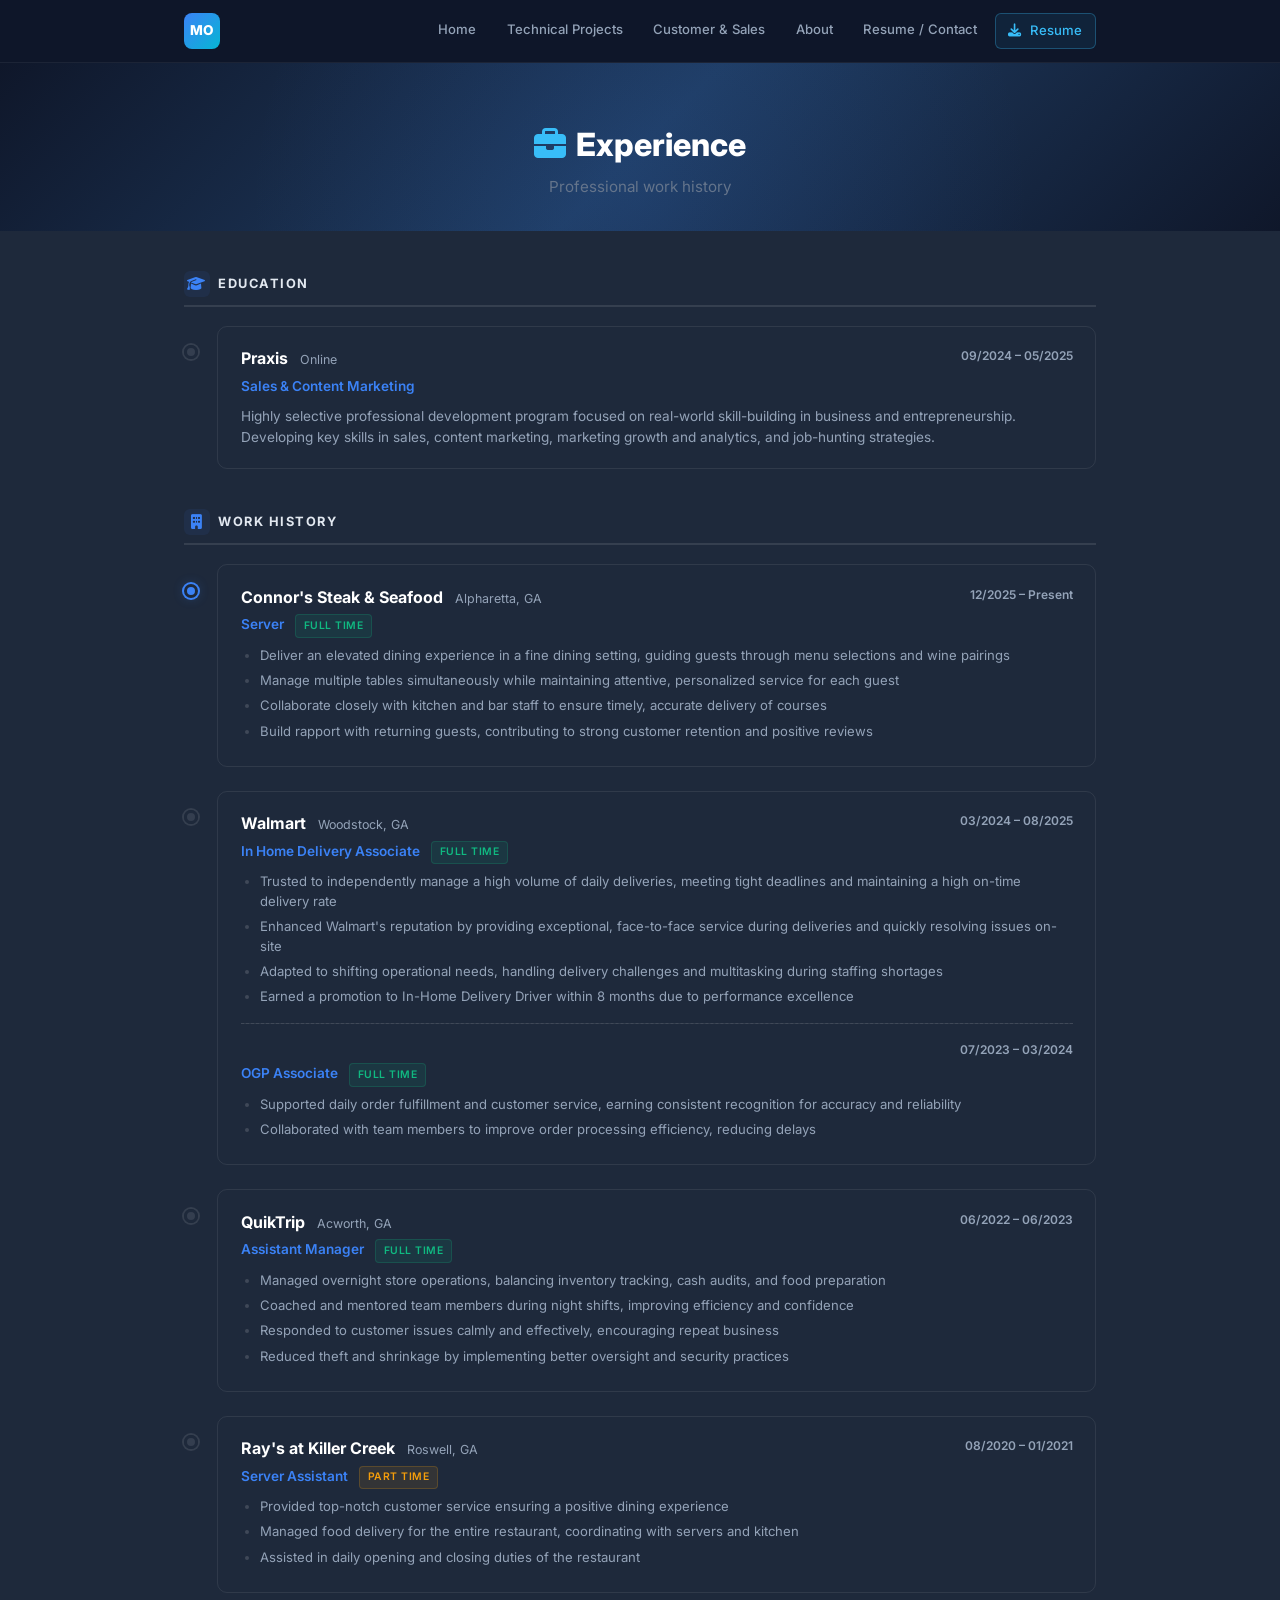
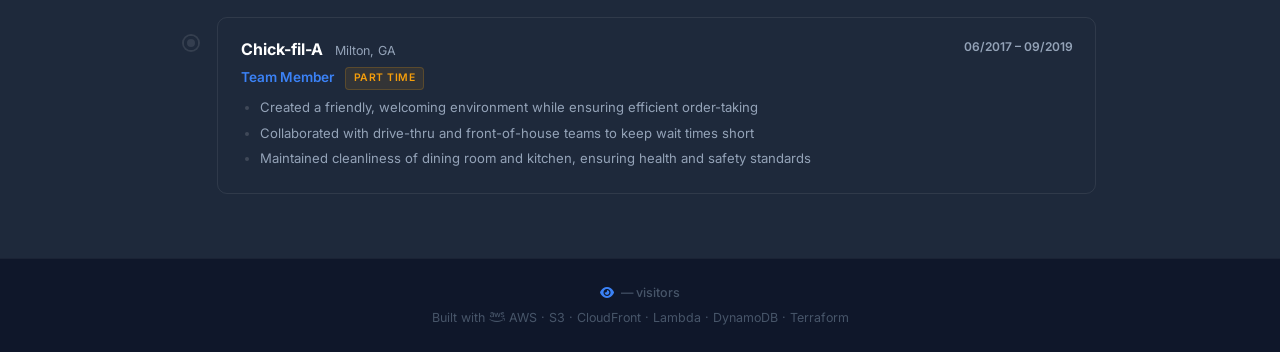
<file: site/experience.html>
<!DOCTYPE html>
<html lang="en">
<head>
  <meta charset="UTF-8">
  <meta name="viewport" content="width=device-width, initial-scale=1.0">
  <title>Experience — Michael Ovbey</title>
  <link rel="icon" type="image/svg+xml" href="assets/favicon.svg">
  <link rel="stylesheet" href="css/style.css">
  <link rel="preconnect" href="https://fonts.googleapis.com">
  <link rel="preconnect" href="https://fonts.gstatic.com" crossorigin>
  <link href="https://fonts.googleapis.com/css2?family=Inter:wght@400;500;600;700;800&display=swap" rel="stylesheet">
  <link rel="stylesheet" href="https://cdnjs.cloudflare.com/ajax/libs/font-awesome/6.5.1/css/all.min.css">
</head>
<body>

  <nav class="nav">
    <div class="nav-inner">
      <a href="index.html" class="nav-logo">MO</a>
      <div class="nav-links">
        <a href="index.html">Home</a>
        <a href="technical.html">Technical Projects</a>
        <a href="customer-sales.html">Customer &amp; Sales</a>
        <a href="about.html">About</a>
        <a href="contact.html">Resume / Contact</a>
        <a href="assets/Michael-Ovbey-Resume.pdf" class="nav-resume" download><i class="fas fa-download"></i> Resume</a>
      </div>
      <button class="nav-toggle" aria-label="Menu"><i class="fas fa-bars"></i></button>
    </div>
  </nav>

  <section class="page-header">
    <h1><i class="fas fa-briefcase"></i> Experience</h1>
    <p>Professional work history</p>
  </section>

  <section class="page-section">
    <div class="container">

      <!-- EDUCATION -->
      <h2 class="section-title"><i class="fas fa-graduation-cap"></i> Education</h2>
      <div class="timeline-item">
        <div class="timeline-dot"></div>
        <div class="timeline-card">
          <div class="timeline-header">
            <div>
              <strong class="company">Praxis</strong>
              <span class="location">Online</span>
            </div>
            <span class="date">09/2024 – 05/2025</span>
          </div>
          <p class="job-title">Sales &amp; Content Marketing</p>
          <p class="edu-desc">Highly selective professional development program focused on real-world skill-building in business and entrepreneurship. Developing key skills in sales, content marketing, marketing growth and analytics, and job-hunting strategies.</p>
        </div>
      </div>

      <!-- WORK -->
      <h2 class="section-title" style="margin-top:2.5rem"><i class="fas fa-building"></i> Work History</h2>

      <div class="timeline-item">
        <div class="timeline-dot active"></div>
        <div class="timeline-card">
          <div class="timeline-header">
            <div>
              <strong class="company">Connor's Steak &amp; Seafood</strong>
              <span class="location">Alpharetta, GA</span>
            </div>
            <span class="date">12/2025 – Present</span>
          </div>
          <p class="job-title">Server <span class="badge badge-full-time">Full Time</span></p>
          <ul>
            <li>Deliver an elevated dining experience in a fine dining setting, guiding guests through menu selections and wine pairings</li>
            <li>Manage multiple tables simultaneously while maintaining attentive, personalized service for each guest</li>
            <li>Collaborate closely with kitchen and bar staff to ensure timely, accurate delivery of courses</li>
            <li>Build rapport with returning guests, contributing to strong customer retention and positive reviews</li>
          </ul>
        </div>
      </div>

      <div class="timeline-item">
        <div class="timeline-dot"></div>
        <div class="timeline-card">
          <div class="timeline-header">
            <div>
              <strong class="company">Walmart</strong>
              <span class="location">Woodstock, GA</span>
            </div>
            <span class="date">03/2024 – 08/2025</span>
          </div>
          <p class="job-title">In Home Delivery Associate <span class="badge badge-full-time">Full Time</span></p>
          <ul>
            <li>Trusted to independently manage a high volume of daily deliveries, meeting tight deadlines and maintaining a high on-time delivery rate</li>
            <li>Enhanced Walmart's reputation by providing exceptional, face-to-face service during deliveries and quickly resolving issues on-site</li>
            <li>Adapted to shifting operational needs, handling delivery challenges and multitasking during staffing shortages</li>
            <li>Earned a promotion to In-Home Delivery Driver within 8 months due to performance excellence</li>
          </ul>
          <div class="role-divider"></div>
          <div class="timeline-header">
            <div></div>
            <span class="date">07/2023 – 03/2024</span>
          </div>
          <p class="job-title">OGP Associate <span class="badge badge-full-time">Full Time</span></p>
          <ul>
            <li>Supported daily order fulfillment and customer service, earning consistent recognition for accuracy and reliability</li>
            <li>Collaborated with team members to improve order processing efficiency, reducing delays</li>
          </ul>
        </div>
      </div>

      <div class="timeline-item">
        <div class="timeline-dot"></div>
        <div class="timeline-card">
          <div class="timeline-header">
            <div>
              <strong class="company">QuikTrip</strong>
              <span class="location">Acworth, GA</span>
            </div>
            <span class="date">06/2022 – 06/2023</span>
          </div>
          <p class="job-title">Assistant Manager <span class="badge badge-full-time">Full Time</span></p>
          <ul>
            <li>Managed overnight store operations, balancing inventory tracking, cash audits, and food preparation</li>
            <li>Coached and mentored team members during night shifts, improving efficiency and confidence</li>
            <li>Responded to customer issues calmly and effectively, encouraging repeat business</li>
            <li>Reduced theft and shrinkage by implementing better oversight and security practices</li>
          </ul>
        </div>
      </div>

      <div class="timeline-item">
        <div class="timeline-dot"></div>
        <div class="timeline-card">
          <div class="timeline-header">
            <div>
              <strong class="company">Ray's at Killer Creek</strong>
              <span class="location">Roswell, GA</span>
            </div>
            <span class="date">08/2020 – 01/2021</span>
          </div>
          <p class="job-title">Server Assistant <span class="badge badge-part-time">Part Time</span></p>
          <ul>
            <li>Provided top-notch customer service ensuring a positive dining experience</li>
            <li>Managed food delivery for the entire restaurant, coordinating with servers and kitchen</li>
            <li>Assisted in daily opening and closing duties of the restaurant</li>
          </ul>
        </div>
      </div>

      <div class="timeline-item">
        <div class="timeline-dot"></div>
        <div class="timeline-card">
          <div class="timeline-header">
            <div>
              <strong class="company">Chick-fil-A</strong>
              <span class="location">Milton, GA</span>
            </div>
            <span class="date">06/2017 – 09/2019</span>
          </div>
          <p class="job-title">Team Member <span class="badge badge-part-time">Part Time</span></p>
          <ul>
            <li>Created a friendly, welcoming environment while ensuring efficient order-taking</li>
            <li>Collaborated with drive-thru and front-of-house teams to keep wait times short</li>
            <li>Maintained cleanliness of dining room and kitchen, ensuring health and safety standards</li>
          </ul>
        </div>
      </div>

    </div>
  </section>

  <footer class="footer">
    <div class="container">
      <p class="visitor-count"><i class="fas fa-eye"></i> <span id="visitor-count">...</span> visitors</p>
      <p>Built with <i class="fab fa-aws"></i> AWS &middot; S3 &middot; CloudFront &middot; Lambda &middot; DynamoDB &middot; Terraform</p>
    </div>
  </footer>

  <script src="js/counter.js"></script>
  <script src="js/nav.js"></script>
</body>
</html>
</file>
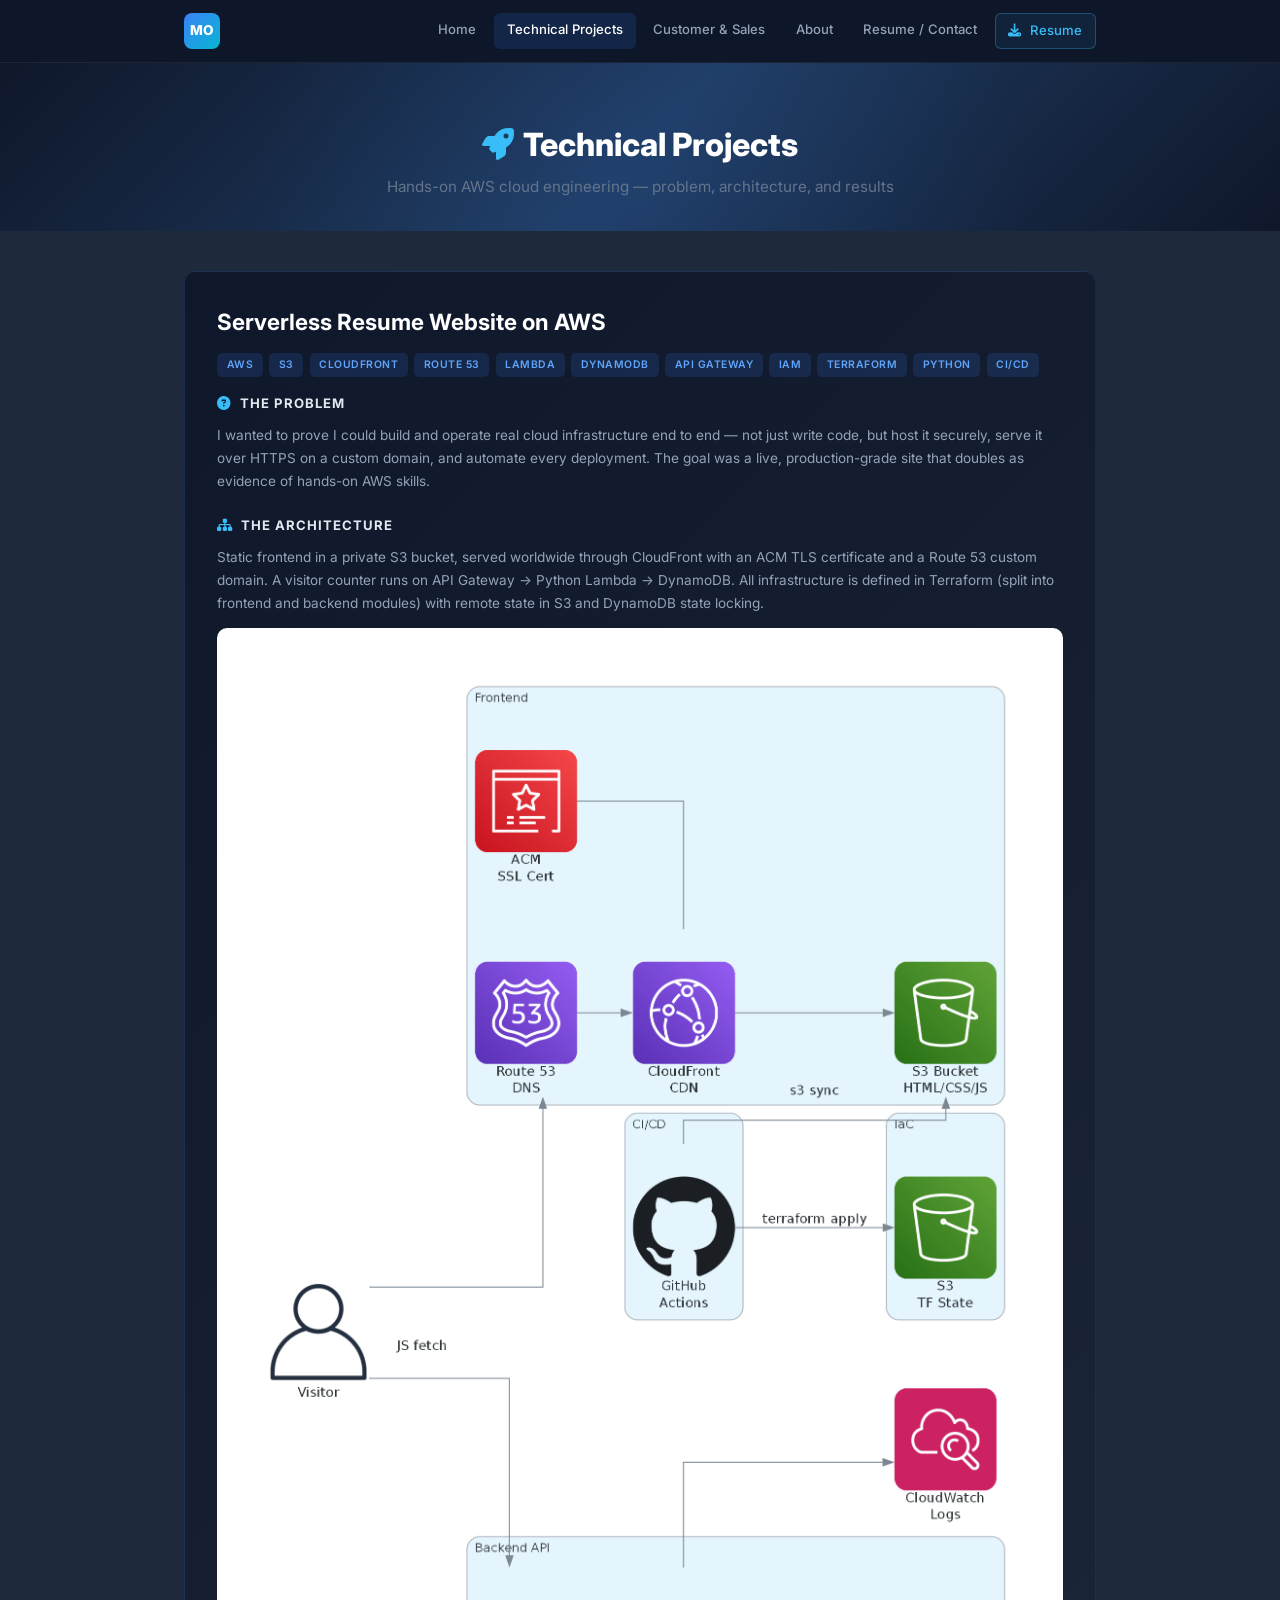
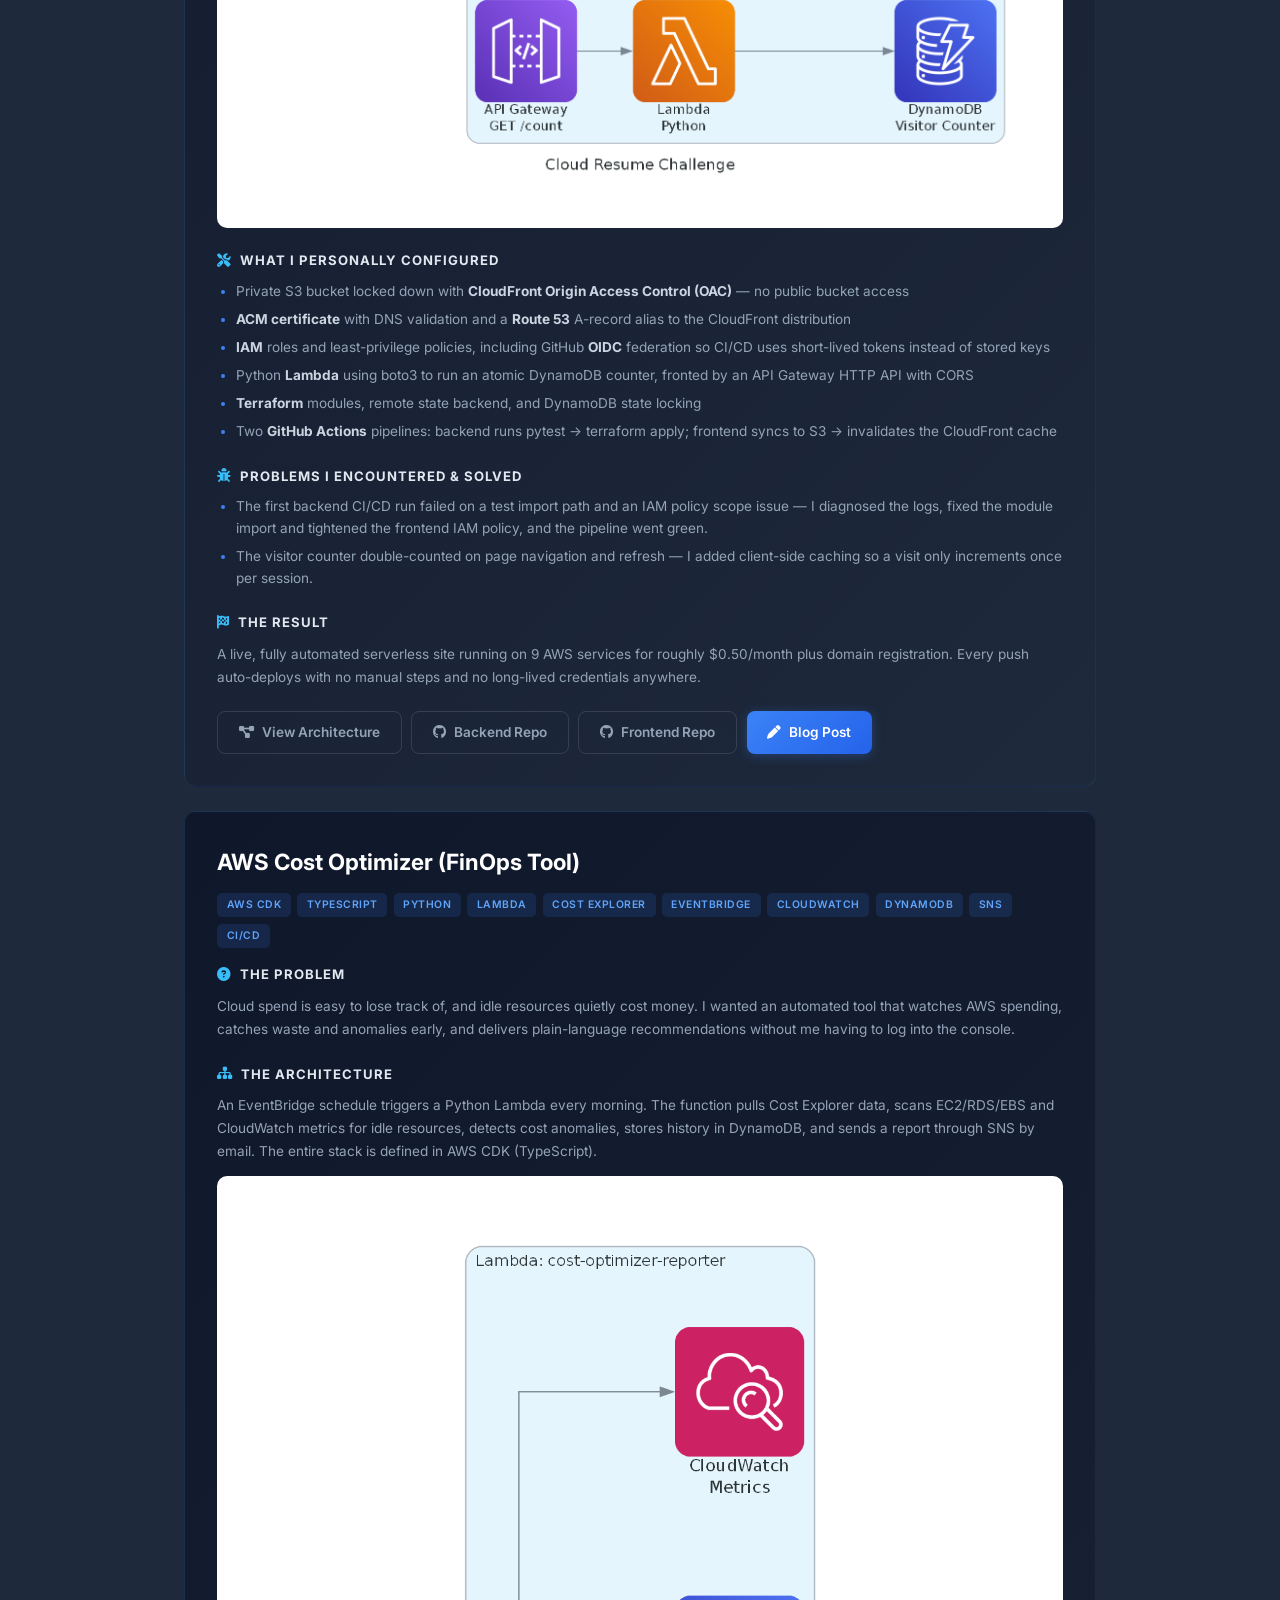
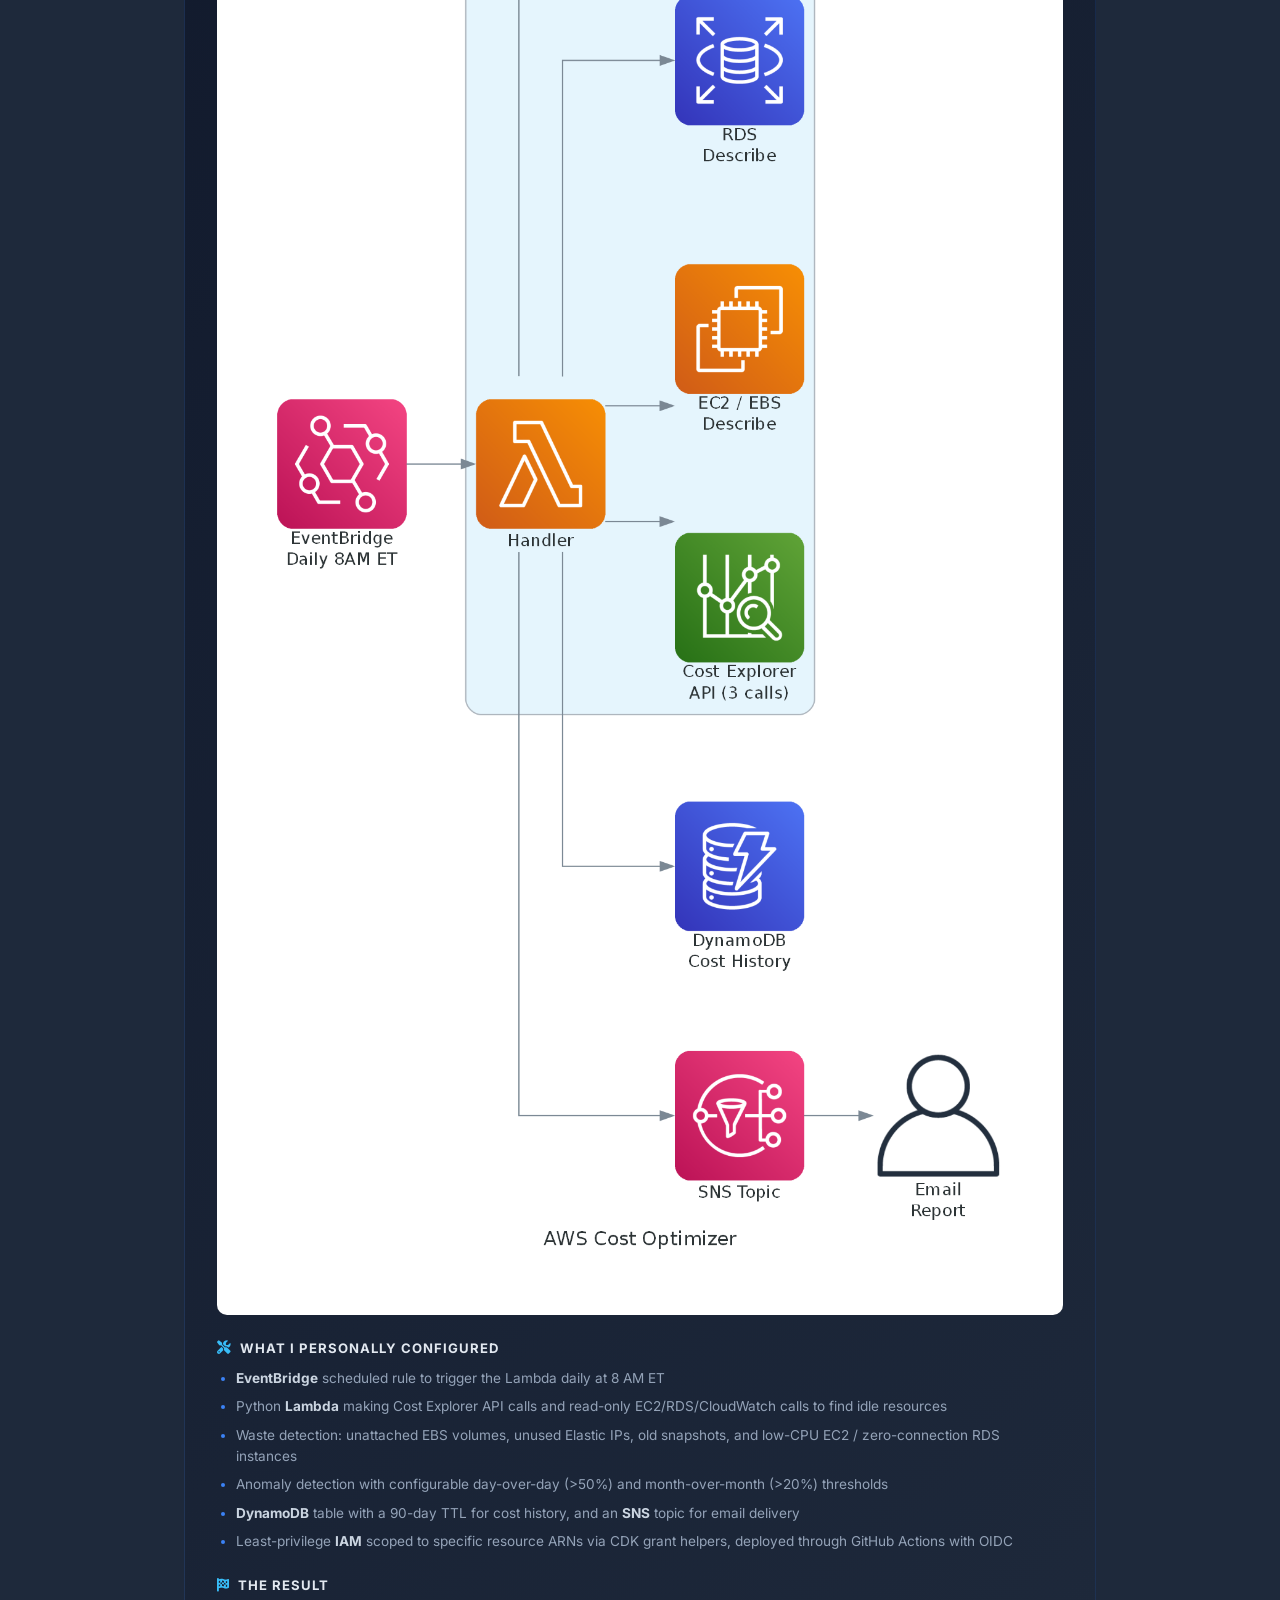
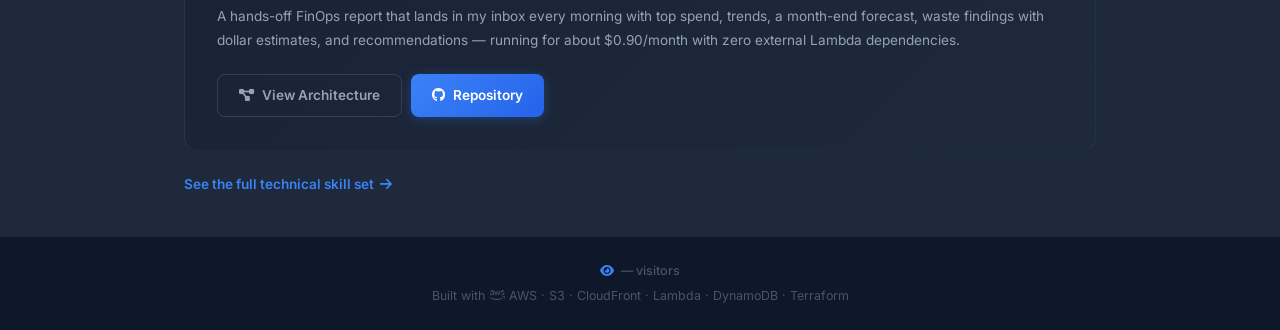
<file: site/projects.html>
<!DOCTYPE html>
<html lang="en">
<head>
  <meta charset="UTF-8">
  <meta http-equiv="refresh" content="0; url=technical.html">
  <link rel="canonical" href="technical.html">
  <title>Projects moved — Michael Ovbey III</title>
  <script>window.location.replace("technical.html" + window.location.search);</script>
</head>
<body>
  <p>This page has moved. <a href="technical.html">Go to Technical Projects</a>.</p>
</body>
</html>
</file>
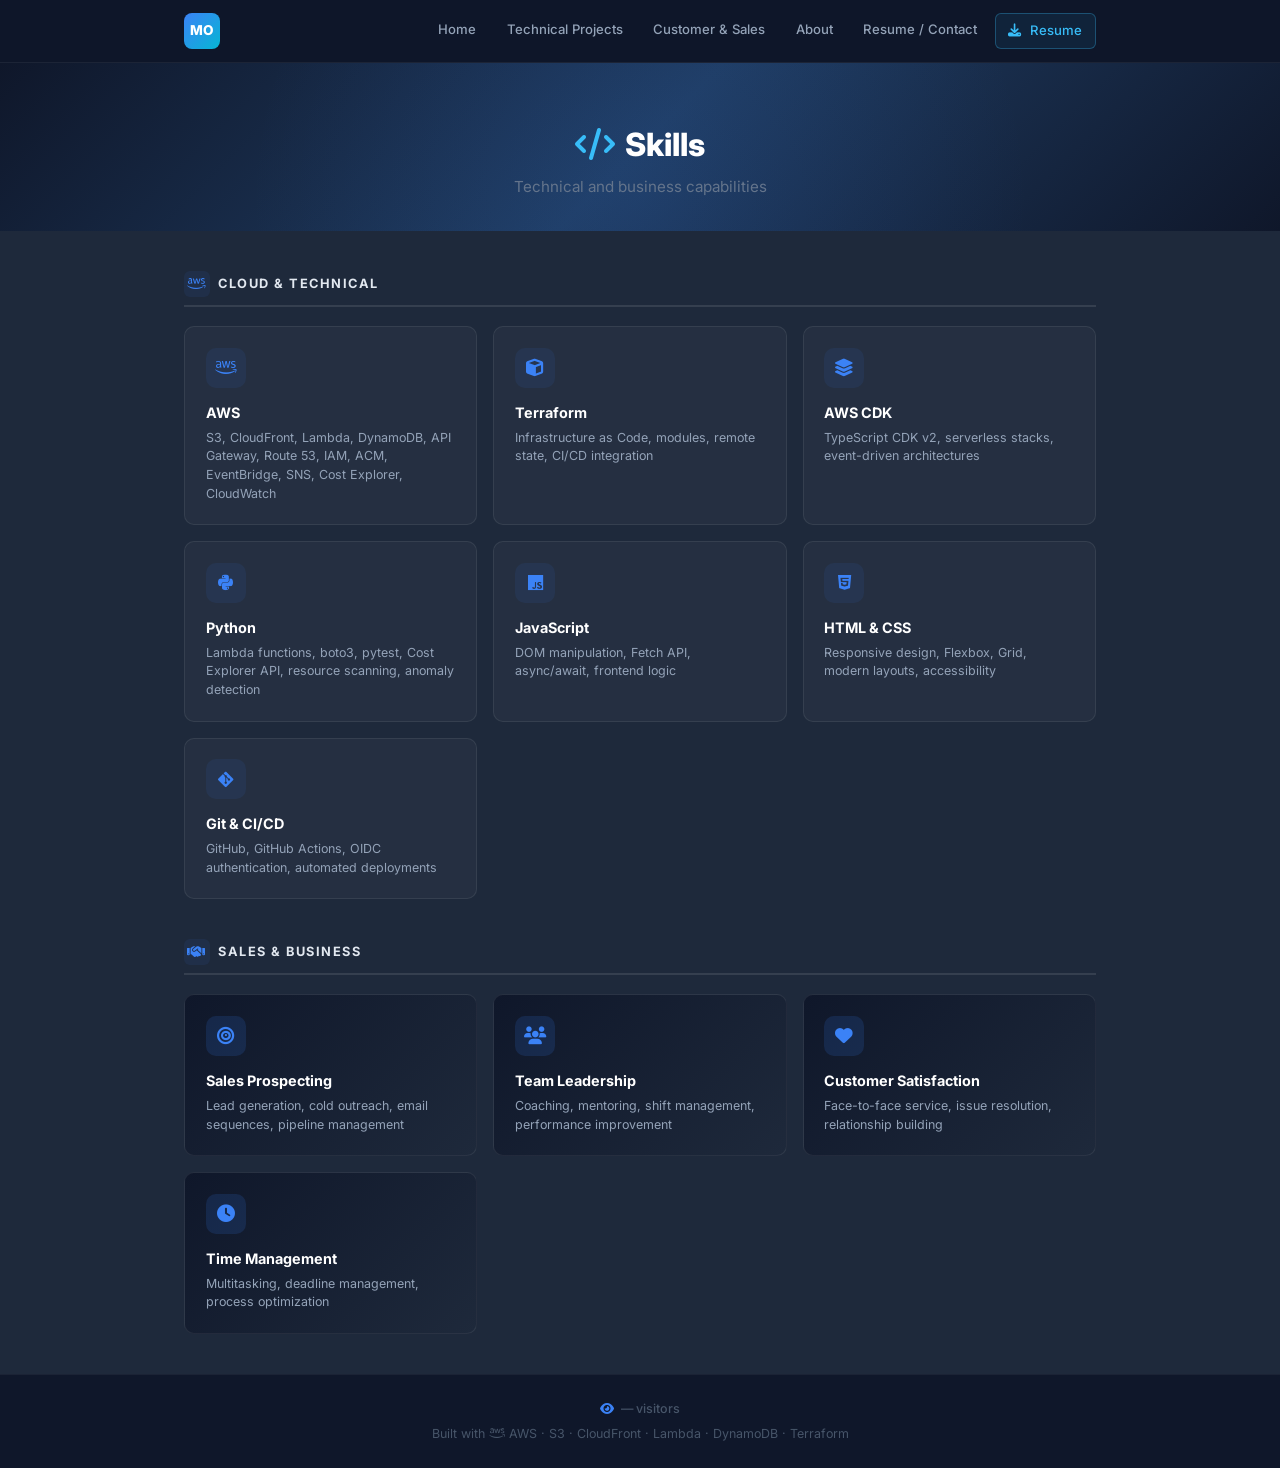
<file: site/skills.html>
<!DOCTYPE html>
<html lang="en">
<head>
  <meta charset="UTF-8">
  <meta name="viewport" content="width=device-width, initial-scale=1.0">
  <title>Skills — Michael Ovbey</title>
  <link rel="icon" type="image/svg+xml" href="assets/favicon.svg">
  <link rel="stylesheet" href="css/style.css">
  <link rel="preconnect" href="https://fonts.googleapis.com">
  <link rel="preconnect" href="https://fonts.gstatic.com" crossorigin>
  <link href="https://fonts.googleapis.com/css2?family=Inter:wght@400;500;600;700;800&display=swap" rel="stylesheet">
  <link rel="stylesheet" href="https://cdnjs.cloudflare.com/ajax/libs/font-awesome/6.5.1/css/all.min.css">
</head>
<body>

  <nav class="nav">
    <div class="nav-inner">
      <a href="index.html" class="nav-logo">MO</a>
      <div class="nav-links">
        <a href="index.html">Home</a>
        <a href="technical.html">Technical Projects</a>
        <a href="customer-sales.html">Customer &amp; Sales</a>
        <a href="about.html">About</a>
        <a href="contact.html">Resume / Contact</a>
        <a href="assets/Michael-Ovbey-Resume.pdf" class="nav-resume" download><i class="fas fa-download"></i> Resume</a>
      </div>
      <button class="nav-toggle" aria-label="Menu"><i class="fas fa-bars"></i></button>
    </div>
  </nav>

  <section class="page-header">
    <h1><i class="fas fa-code"></i> Skills</h1>
    <p>Technical and business capabilities</p>
  </section>

  <section class="page-section">
    <div class="container">

      <h2 class="section-title"><i class="fab fa-aws"></i> Cloud &amp; Technical</h2>
      <div class="skill-grid">
        <div class="skill-card">
          <div class="skill-icon"><i class="fab fa-aws"></i></div>
          <strong>AWS</strong>
          <p>S3, CloudFront, Lambda, DynamoDB, API Gateway, Route 53, IAM, ACM, EventBridge, SNS, Cost Explorer, CloudWatch</p>
        </div>
        <div class="skill-card">
          <div class="skill-icon"><i class="fas fa-cube"></i></div>
          <strong>Terraform</strong>
          <p>Infrastructure as Code, modules, remote state, CI/CD integration</p>
        </div>
        <div class="skill-card">
          <div class="skill-icon"><i class="fas fa-layer-group"></i></div>
          <strong>AWS CDK</strong>
          <p>TypeScript CDK v2, serverless stacks, event-driven architectures</p>
        </div>
        <div class="skill-card">
          <div class="skill-icon"><i class="fab fa-python"></i></div>
          <strong>Python</strong>
          <p>Lambda functions, boto3, pytest, Cost Explorer API, resource scanning, anomaly detection</p>
        </div>
        <div class="skill-card">
          <div class="skill-icon"><i class="fab fa-js"></i></div>
          <strong>JavaScript</strong>
          <p>DOM manipulation, Fetch API, async/await, frontend logic</p>
        </div>
        <div class="skill-card">
          <div class="skill-icon"><i class="fab fa-html5"></i></div>
          <strong>HTML &amp; CSS</strong>
          <p>Responsive design, Flexbox, Grid, modern layouts, accessibility</p>
        </div>
        <div class="skill-card">
          <div class="skill-icon"><i class="fab fa-git-alt"></i></div>
          <strong>Git &amp; CI/CD</strong>
          <p>GitHub, GitHub Actions, OIDC authentication, automated deployments</p>
        </div>
      </div>

      <h2 class="section-title" style="margin-top:2.5rem"><i class="fas fa-handshake"></i> Sales &amp; Business</h2>
      <div class="skill-grid">
        <div class="skill-card dark">
          <div class="skill-icon"><i class="fas fa-bullseye"></i></div>
          <strong>Sales Prospecting</strong>
          <p>Lead generation, cold outreach, email sequences, pipeline management</p>
        </div>
        <div class="skill-card dark">
          <div class="skill-icon"><i class="fas fa-users"></i></div>
          <strong>Team Leadership</strong>
          <p>Coaching, mentoring, shift management, performance improvement</p>
        </div>
        <div class="skill-card dark">
          <div class="skill-icon"><i class="fas fa-heart"></i></div>
          <strong>Customer Satisfaction</strong>
          <p>Face-to-face service, issue resolution, relationship building</p>
        </div>
        <div class="skill-card dark">
          <div class="skill-icon"><i class="fas fa-clock"></i></div>
          <strong>Time Management</strong>
          <p>Multitasking, deadline management, process optimization</p>
        </div>
      </div>

    </div>
  </section>

  <footer class="footer">
    <div class="container">
      <p class="visitor-count"><i class="fas fa-eye"></i> <span id="visitor-count">...</span> visitors</p>
      <p>Built with <i class="fab fa-aws"></i> AWS &middot; S3 &middot; CloudFront &middot; Lambda &middot; DynamoDB &middot; Terraform</p>
    </div>
  </footer>

  <script src="js/counter.js"></script>
  <script src="js/nav.js"></script>
</body>
</html>
</file>
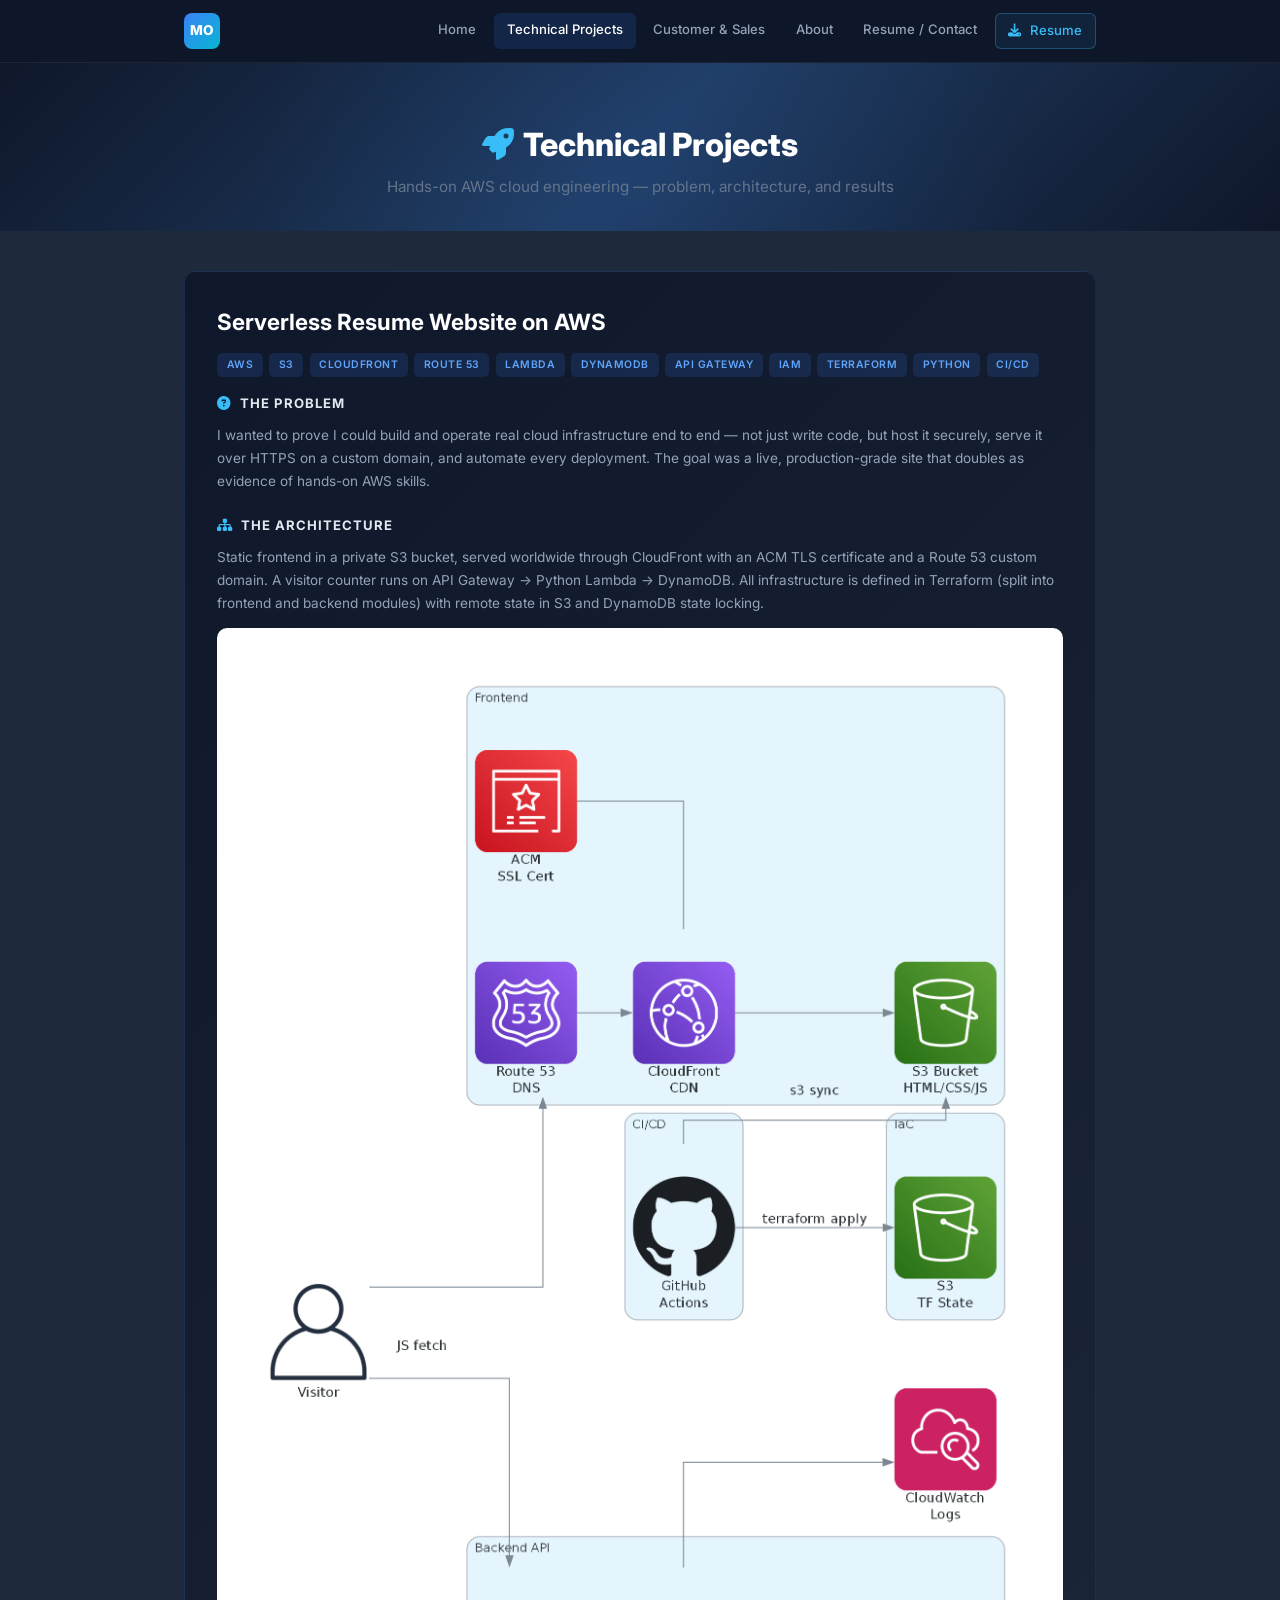
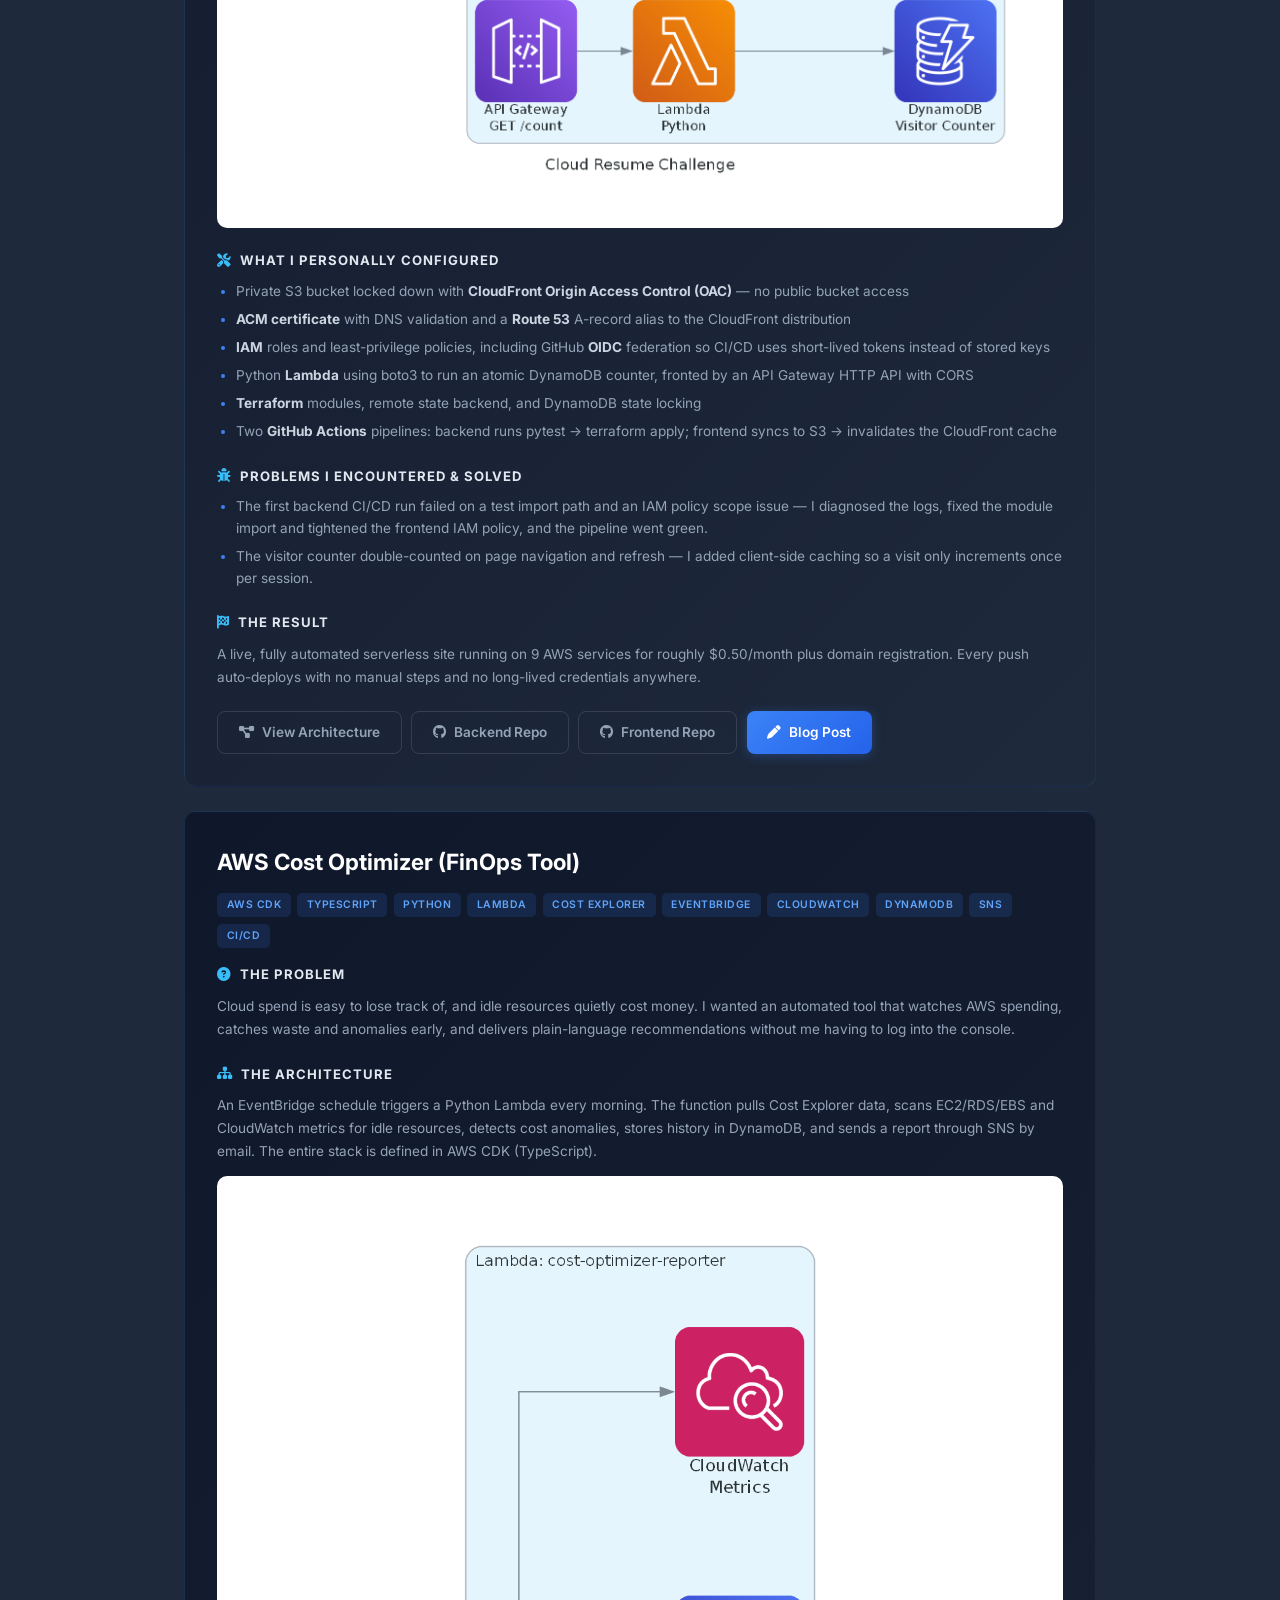
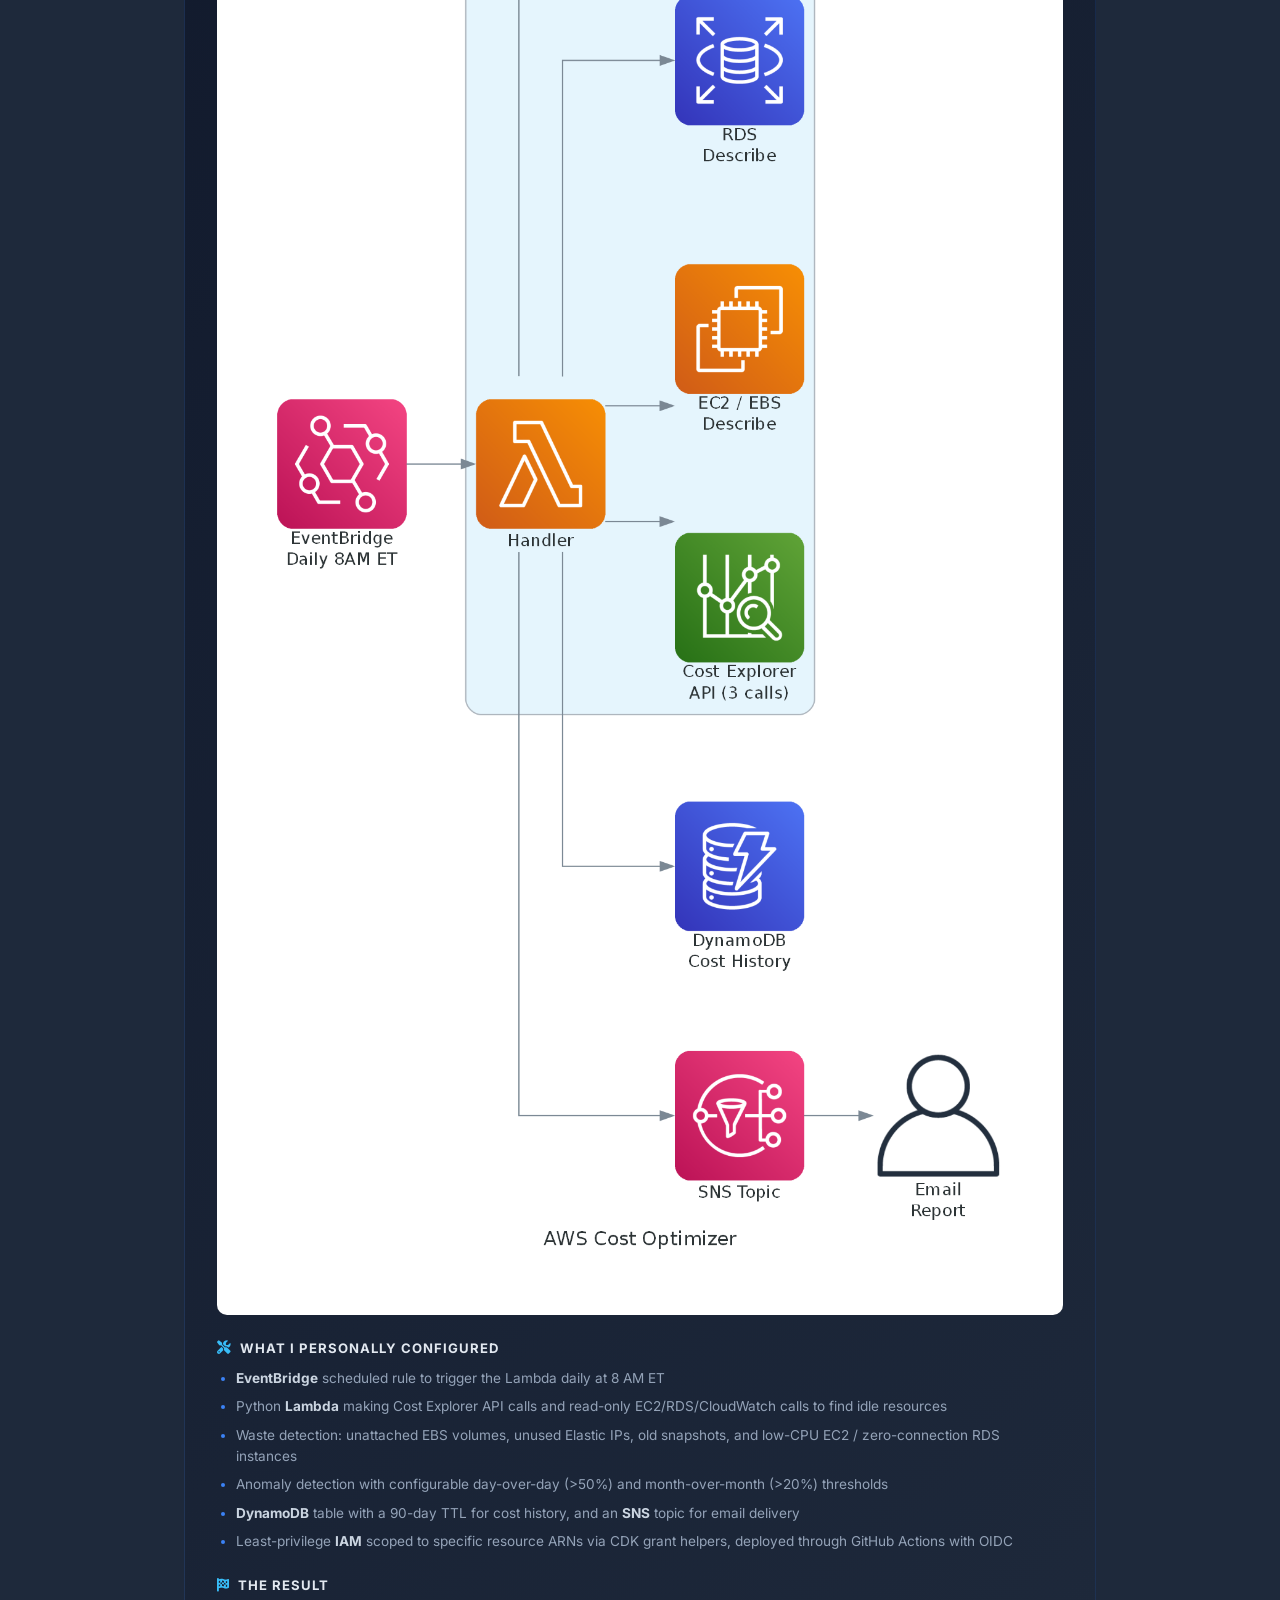
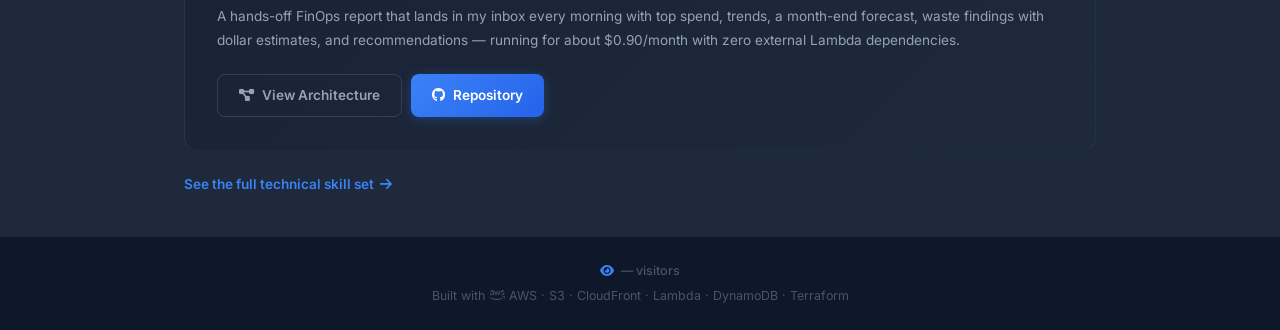
<file: site/technical.html>
<!DOCTYPE html>
<html lang="en">
<head>
  <meta charset="UTF-8">
  <meta name="viewport" content="width=device-width, initial-scale=1.0">
  <title>Technical Projects — Michael Ovbey III</title>
  <meta name="description" content="Hands-on AWS cloud engineering projects: serverless architecture, Terraform IaC, Lambda, Python, CI/CD, cost optimization, and monitoring. Problem, architecture, technologies, and results for each.">
  <meta property="og:type" content="website">
  <meta property="og:title" content="Technical Projects — Michael Ovbey III">
  <meta property="og:description" content="Hands-on AWS cloud engineering: serverless architecture, Terraform, Lambda, Python, CI/CD, and cost optimization — with problem, architecture, and results for each project.">
  <meta property="og:image" content="https://michaelovbey.com/assets/headshot.jpg">
  <meta property="og:url" content="https://michaelovbey.com/technical.html">
  <meta name="twitter:card" content="summary">
  <link rel="icon" type="image/svg+xml" href="assets/favicon.svg">
  <link rel="stylesheet" href="css/style.css">
  <link rel="preconnect" href="https://fonts.googleapis.com">
  <link rel="preconnect" href="https://fonts.gstatic.com" crossorigin>
  <link href="https://fonts.googleapis.com/css2?family=Inter:wght@400;500;600;700;800&display=swap" rel="stylesheet">
  <link rel="stylesheet" href="https://cdnjs.cloudflare.com/ajax/libs/font-awesome/6.5.1/css/all.min.css">
</head>
<body>

  <nav class="nav">
    <div class="nav-inner">
      <a href="index.html" class="nav-logo">MO</a>
      <div class="nav-links">
        <a href="index.html">Home</a>
        <a href="technical.html" class="active">Technical Projects</a>
        <a href="customer-sales.html">Customer &amp; Sales</a>
        <a href="about.html">About</a>
        <a href="contact.html">Resume / Contact</a>
        <a href="assets/Michael-Ovbey-Resume.pdf" class="nav-resume" download><i class="fas fa-download"></i> Resume</a>
      </div>
      <button class="nav-toggle" aria-label="Menu"><i class="fas fa-bars"></i></button>
    </div>
  </nav>

  <section class="page-header">
    <h1><i class="fas fa-rocket"></i> Technical Projects</h1>
    <p>Hands-on AWS cloud engineering &mdash; problem, architecture, and results</p>
  </section>

  <section class="page-section">
    <div class="container">

      <!-- ==================== CLOUD RESUME CHALLENGE ==================== -->
      <div class="project-feature" id="cloud-resume">
        <div class="project-feature-header">
          <h2>Serverless Resume Website on AWS</h2>
          <div class="project-tech">
            <span>AWS</span><span>S3</span><span>CloudFront</span><span>Route 53</span><span>Lambda</span><span>DynamoDB</span><span>API Gateway</span><span>IAM</span><span>Terraform</span><span>Python</span><span>CI/CD</span>
          </div>
        </div>

        <div class="project-block">
          <h3><i class="fas fa-circle-question"></i> The Problem</h3>
          <p>I wanted to prove I could build and operate real cloud infrastructure end to end &mdash; not just write code, but host it securely, serve it over HTTPS on a custom domain, and automate every deployment. The goal was a live, production-grade site that doubles as evidence of hands-on AWS skills.</p>
        </div>

        <div class="project-block">
          <h3><i class="fas fa-sitemap"></i> The Architecture</h3>
          <p>Static frontend in a private S3 bucket, served worldwide through CloudFront with an ACM TLS certificate and a Route 53 custom domain. A visitor counter runs on API Gateway → Python Lambda → DynamoDB. All infrastructure is defined in Terraform (split into frontend and backend modules) with remote state in S3 and DynamoDB state locking.</p>
          <div class="arch-diagram">
            <img src="assets/cloud-resume-architecture.png" alt="Architecture diagram: Route 53 to CloudFront to S3, plus API Gateway to Lambda to DynamoDB, all managed by Terraform">
          </div>
        </div>

        <div class="project-block">
          <h3><i class="fas fa-screwdriver-wrench"></i> What I Personally Configured</h3>
          <ul>
            <li>Private S3 bucket locked down with <strong>CloudFront Origin Access Control (OAC)</strong> &mdash; no public bucket access</li>
            <li><strong>ACM certificate</strong> with DNS validation and a <strong>Route 53</strong> A-record alias to the CloudFront distribution</li>
            <li><strong>IAM</strong> roles and least-privilege policies, including GitHub <strong>OIDC</strong> federation so CI/CD uses short-lived tokens instead of stored keys</li>
            <li>Python <strong>Lambda</strong> using boto3 to run an atomic DynamoDB counter, fronted by an API Gateway HTTP API with CORS</li>
            <li><strong>Terraform</strong> modules, remote state backend, and DynamoDB state locking</li>
            <li>Two <strong>GitHub Actions</strong> pipelines: backend runs pytest → terraform apply; frontend syncs to S3 → invalidates the CloudFront cache</li>
          </ul>
        </div>

        <div class="project-block">
          <h3><i class="fas fa-bug"></i> Problems I Encountered &amp; Solved</h3>
          <ul>
            <li>The first backend CI/CD run failed on a test import path and an IAM policy scope issue &mdash; I diagnosed the logs, fixed the module import and tightened the frontend IAM policy, and the pipeline went green.</li>
            <li>The visitor counter double-counted on page navigation and refresh &mdash; I added client-side caching so a visit only increments once per session.</li>
          </ul>
        </div>

        <div class="project-block">
          <h3><i class="fas fa-flag-checkered"></i> The Result</h3>
          <p>A live, fully automated serverless site running on 9 AWS services for roughly $0.50/month plus domain registration. Every push auto-deploys with no manual steps and no long-lived credentials anywhere.</p>
        </div>

        <div class="project-links">
          <a href="assets/cloud-resume-architecture.png" target="_blank" rel="noopener" class="btn btn-outline"><i class="fas fa-diagram-project"></i> View Architecture</a>
          <a href="https://github.com/Movbey/cloud-resume-backend" target="_blank" rel="noopener" class="btn btn-outline"><i class="fab fa-github"></i> Backend Repo</a>
          <a href="https://github.com/Movbey/cloud-resume-frontend" target="_blank" rel="noopener" class="btn btn-outline"><i class="fab fa-github"></i> Frontend Repo</a>
          <a href="https://dev.to/michael_ovbey/how-i-built-a-serverless-resume-website-on-aws-as-a-complete-beginner-427l" target="_blank" rel="noopener" class="btn btn-primary"><i class="fas fa-pen"></i> Blog Post</a>
        </div>
      </div>

      <!-- ==================== AWS COST OPTIMIZER ==================== -->
      <div class="project-feature" id="cost-optimizer" style="margin-top: 1.5rem;">
        <div class="project-feature-header">
          <h2>AWS Cost Optimizer (FinOps Tool)</h2>
          <div class="project-tech">
            <span>AWS CDK</span><span>TypeScript</span><span>Python</span><span>Lambda</span><span>Cost Explorer</span><span>EventBridge</span><span>CloudWatch</span><span>DynamoDB</span><span>SNS</span><span>CI/CD</span>
          </div>
        </div>

        <div class="project-block">
          <h3><i class="fas fa-circle-question"></i> The Problem</h3>
          <p>Cloud spend is easy to lose track of, and idle resources quietly cost money. I wanted an automated tool that watches AWS spending, catches waste and anomalies early, and delivers plain-language recommendations without me having to log into the console.</p>
        </div>

        <div class="project-block">
          <h3><i class="fas fa-sitemap"></i> The Architecture</h3>
          <p>An EventBridge schedule triggers a Python Lambda every morning. The function pulls Cost Explorer data, scans EC2/RDS/EBS and CloudWatch metrics for idle resources, detects cost anomalies, stores history in DynamoDB, and sends a report through SNS by email. The entire stack is defined in AWS CDK (TypeScript).</p>
          <div class="arch-diagram">
            <img src="assets/cost-optimizer-architecture.png" alt="Architecture diagram: EventBridge schedule triggers Lambda which reads Cost Explorer and CloudWatch, writes to DynamoDB, and publishes to SNS email">
          </div>
        </div>

        <div class="project-block">
          <h3><i class="fas fa-screwdriver-wrench"></i> What I Personally Configured</h3>
          <ul>
            <li><strong>EventBridge</strong> scheduled rule to trigger the Lambda daily at 8 AM ET</li>
            <li>Python <strong>Lambda</strong> making Cost Explorer API calls and read-only EC2/RDS/CloudWatch calls to find idle resources</li>
            <li>Waste detection: unattached EBS volumes, unused Elastic IPs, old snapshots, and low-CPU EC2 / zero-connection RDS instances</li>
            <li>Anomaly detection with configurable day-over-day (&gt;50%) and month-over-month (&gt;20%) thresholds</li>
            <li><strong>DynamoDB</strong> table with a 90-day TTL for cost history, and an <strong>SNS</strong> topic for email delivery</li>
            <li>Least-privilege <strong>IAM</strong> scoped to specific resource ARNs via CDK grant helpers, deployed through GitHub Actions with OIDC</li>
          </ul>
        </div>

        <div class="project-block">
          <h3><i class="fas fa-flag-checkered"></i> The Result</h3>
          <p>A hands-off FinOps report that lands in my inbox every morning with top spend, trends, a month-end forecast, waste findings with dollar estimates, and recommendations &mdash; running for about $0.90/month with zero external Lambda dependencies.</p>
        </div>

        <div class="project-links">
          <a href="assets/cost-optimizer-architecture.png" target="_blank" rel="noopener" class="btn btn-outline"><i class="fas fa-diagram-project"></i> View Architecture</a>
          <a href="https://github.com/Movbey/aws-cost-optimizer" target="_blank" rel="noopener" class="btn btn-primary"><i class="fab fa-github"></i> Repository</a>
        </div>
      </div>

      <p class="cert-more" style="margin-top:1.5rem;"><a href="skills.html">See the full technical skill set <i class="fas fa-arrow-right"></i></a></p>

    </div>
  </section>

  <footer class="footer">
    <div class="container">
      <p class="visitor-count"><i class="fas fa-eye"></i> <span id="visitor-count">...</span> visitors</p>
      <p>Built with <i class="fab fa-aws"></i> AWS &middot; S3 &middot; CloudFront &middot; Lambda &middot; DynamoDB &middot; Terraform</p>
    </div>
  </footer>

  <script src="js/counter.js"></script>
  <script src="js/nav.js"></script>
</body>
</html>
</file>
<file: site/css/style.css>
/* === Reset === */
*, *::before, *::after { box-sizing: border-box; margin: 0; padding: 0; }

body {
  font-family: 'Inter', sans-serif;
  background: #0f172a;
  color: #334155;
  line-height: 1.6;
}

a { color: #3b82f6; text-decoration: none; transition: all 0.2s; }
a:hover { color: #60a5fa; }

.container { max-width: 960px; margin: 0 auto; padding: 0 1.5rem; }

/* === NAV === */
.nav {
  position: sticky; top: 0; z-index: 100;
  background: rgba(15,23,42,0.92);
  backdrop-filter: blur(12px);
  border-bottom: 1px solid rgba(255,255,255,0.06);
}

.nav-inner {
  max-width: 960px; margin: 0 auto;
  display: flex; align-items: center; justify-content: space-between;
  padding: 0.8rem 1.5rem;
}

.nav-logo {
  width: 36px; height: 36px; border-radius: 8px;
  background: linear-gradient(135deg, #3b82f6, #06b6d4);
  color: #fff; font-weight: 800; font-size: 0.85rem;
  display: flex; align-items: center; justify-content: center;
  letter-spacing: 0.5px;
}

.nav-links { display: flex; gap: 0.3rem; }

.nav-links a {
  color: #94a3b8; font-size: 0.82rem; font-weight: 500;
  padding: 0.4rem 0.8rem; border-radius: 6px; transition: all 0.2s;
}

.nav-links a:hover { color: #e2e8f0; background: rgba(255,255,255,0.06); }
.nav-links a.active { color: #fff; background: rgba(59,130,246,0.15); }

.nav-toggle { display: none; background: none; border: none; color: #94a3b8; font-size: 1.2rem; cursor: pointer; }

/* === HERO === */
.hero {
  position: relative; padding: 5rem 1.5rem 4rem; text-align: center;
  background: linear-gradient(135deg, #0f172a 0%, #1e3a5f 50%, #0f172a 100%);
  overflow: hidden;
}

.hero-bg {
  position: absolute; inset: 0;
  background: radial-gradient(circle at 30% 40%, rgba(59,130,246,0.15) 0%, transparent 50%),
              radial-gradient(circle at 70% 60%, rgba(6,182,212,0.1) 0%, transparent 50%);
  pointer-events: none;
}

.hero-content { position: relative; z-index: 1; }

.avatar {
  width: 210px; height: 210px; border-radius: 50%;
  object-fit: cover;
  margin: 0 auto 1.2rem;
  box-shadow: 0 4px 24px rgba(59,130,246,0.4);
  border: 3px solid rgba(59,130,246,0.5);
}

.hero h1 { font-size: 2.8rem; font-weight: 800; color: #fff; letter-spacing: -1px; }
.tagline { color: #38bdf8; font-size: 1.1rem; font-weight: 500; margin-top: 0.3rem; }

.contact-row {
  display: flex; flex-wrap: wrap; justify-content: center;
  gap: 0.5rem 1rem; margin-top: 1.5rem; font-size: 0.82rem;
}

.contact-row a, .contact-row span {
  color: #94a3b8; padding: 0.35rem 0.75rem; border-radius: 6px;
  background: rgba(255,255,255,0.04); border: 1px solid rgba(255,255,255,0.06);
  transition: all 0.2s;
}

.contact-row a:hover { color: #38bdf8; background: rgba(56,189,248,0.08); border-color: rgba(56,189,248,0.15); }
.contact-row i { margin-right: 0.3rem; }

.hero-cta { display: flex; gap: 0.8rem; justify-content: center; margin-top: 2rem; }

/* === BUTTONS === */
.btn {
  display: inline-flex; align-items: center; gap: 0.5rem;
  padding: 0.6rem 1.3rem; border-radius: 8px;
  font-size: 0.85rem; font-weight: 600; transition: all 0.2s; cursor: pointer;
  border: none;
}

.btn-primary {
  background: linear-gradient(135deg, #3b82f6, #2563eb);
  color: #fff; box-shadow: 0 2px 12px rgba(59,130,246,0.3);
}

.btn-primary:hover { color: #fff; transform: translateY(-1px); box-shadow: 0 4px 20px rgba(59,130,246,0.4); }

.btn-outline {
  background: transparent; color: #94a3b8;
  border: 1px solid rgba(255,255,255,0.12);
}

.btn-outline:hover { color: #fff; border-color: rgba(255,255,255,0.25); background: rgba(255,255,255,0.04); }

/* === PAGE HEADER === */
.page-header {
  padding: 3.5rem 1.5rem 2rem; text-align: center;
  background: linear-gradient(135deg, #0f172a, #1e3a5f, #0f172a);
  position: relative; overflow: hidden;
}

.page-header::before {
  content: ''; position: absolute; inset: 0;
  background: radial-gradient(circle at 50% 80%, rgba(59,130,246,0.1) 0%, transparent 60%);
  pointer-events: none;
}

.page-header h1 {
  font-size: 2rem; font-weight: 800; color: #fff;
  display: flex; align-items: center; justify-content: center; gap: 0.6rem;
  position: relative;
}

.page-header h1 i { color: #38bdf8; }
.page-header p { color: #64748b; font-size: 0.95rem; margin-top: 0.3rem; position: relative; }

/* === PAGE SECTION === */
.page-section { background: #1e293b; padding: 2.5rem 0; }

.section-title {
  font-size: 0.8rem; font-weight: 700; text-transform: uppercase; letter-spacing: 1.5px;
  color: #e2e8f0; margin-bottom: 1.2rem; padding-bottom: 0.5rem;
  border-bottom: 2px solid rgba(255,255,255,0.1);
  display: flex; align-items: center; gap: 0.5rem;
}

.section-title i {
  color: #3b82f6; font-size: 0.9rem; width: 26px; height: 26px;
  display: flex; align-items: center; justify-content: center;
  background: rgba(59,130,246,0.08); border-radius: 6px;
}

/* === ABOUT CARD === */
.about-card {
  font-size: 0.95rem; line-height: 1.8; color: #94a3b8;
  padding: 1.3rem 1.5rem; border-radius: 10px;
  border-left: 4px solid #3b82f6;
  background: rgba(59,130,246,0.06);
  margin-bottom: 2rem;
}

/* === STATS === */
.stats-row { display: grid; grid-template-columns: repeat(4, 1fr); gap: 1rem; margin-bottom: 2.5rem; }

.stat-card {
  text-align: center; padding: 1.2rem 0.8rem; border-radius: 10px;
  border: 1px solid rgba(255,255,255,0.08); transition: all 0.2s;
}

.stat-card:hover { border-color: #3b82f6; box-shadow: 0 4px 16px rgba(59,130,246,0.08); transform: translateY(-2px); }
.stat-card i { font-size: 1.5rem; color: #3b82f6; margin-bottom: 0.5rem; display: block; }
.stat-card strong { font-size: 1.3rem; color: #fff; display: block; }
.stat-card span { font-size: 0.75rem; color: #64748b; }

/* === QUICK LINKS === */
.quick-links h3 {
  font-size: 0.75rem; font-weight: 700; text-transform: uppercase;
  letter-spacing: 1.5px; color: #94a3b8; margin-bottom: 0.8rem;
}

.link-grid { display: grid; grid-template-columns: repeat(2, 1fr); gap: 0.8rem; }

.link-card {
  display: flex; flex-direction: column; gap: 0.2rem;
  padding: 1.2rem; border-radius: 10px;
  border: 1px solid rgba(255,255,255,0.08); transition: all 0.2s; color: #cbd5e1;
}

.link-card:hover { border-color: #3b82f6; box-shadow: 0 4px 16px rgba(59,130,246,0.08); transform: translateY(-2px); color: #cbd5e1; }
.link-card i { font-size: 1.3rem; color: #3b82f6; margin-bottom: 0.3rem; }
.link-card strong { font-size: 0.9rem; color: #fff; }
.link-card span { font-size: 0.78rem; color: #64748b; }

/* === SKILL GRID === */
.skill-grid { display: grid; grid-template-columns: repeat(3, 1fr); gap: 1rem; }

.skill-card {
  padding: 1.3rem; border-radius: 10px;
  border: 1px solid rgba(255,255,255,0.08); transition: all 0.2s;
  background: rgba(255,255,255,0.03);
}

.skill-card:hover { border-color: #3b82f6; box-shadow: 0 4px 16px rgba(59,130,246,0.08); transform: translateY(-2px); }

.skill-card.dark {
  background: linear-gradient(135deg, #0f172a, #1e293b);
  border-color: rgba(255,255,255,0.08); color: #cbd5e1;
}

.skill-card.dark:hover { border-color: rgba(59,130,246,0.3); }
.skill-card.dark strong { color: #fff; }

.skill-icon {
  width: 40px; height: 40px; border-radius: 10px;
  background: rgba(59,130,246,0.08); color: #3b82f6;
  display: flex; align-items: center; justify-content: center;
  font-size: 1.1rem; margin-bottom: 0.8rem;
}

.skill-card.dark .skill-icon { background: rgba(59,130,246,0.15); }
.skill-card strong { display: block; font-size: 0.9rem; color: #fff; margin-bottom: 0.3rem; }
.skill-card p { font-size: 0.78rem; color: #94a3b8; line-height: 1.5; }
.skill-card.dark p { color: #94a3b8; }

/* === TIMELINE === */
.timeline-item {
  display: flex; gap: 1.2rem; margin-bottom: 1.5rem; position: relative;
}

.timeline-dot {
  width: 14px; height: 14px; border-radius: 50%;
  background: rgba(255,255,255,0.1); border: 3px solid #1e293b;
  box-shadow: 0 0 0 2px rgba(255,255,255,0.1);
  flex-shrink: 0; margin-top: 1.2rem;
}

.timeline-dot.active { background: #3b82f6; box-shadow: 0 0 0 2px #3b82f6, 0 0 12px rgba(59,130,246,0.3); }

.timeline-card {
  flex: 1; padding: 1.2rem 1.4rem; border-radius: 10px;
  border: 1px solid rgba(255,255,255,0.08); transition: all 0.2s;
}

.timeline-card:hover { border-color: rgba(255,255,255,0.15); box-shadow: 0 2px 12px rgba(0,0,0,0.2); }

.timeline-header { display: flex; justify-content: space-between; align-items: flex-start; }
.company { font-size: 1rem; color: #fff; }
.location { font-size: 0.78rem; color: #94a3b8; margin-left: 0.5rem; }
.date { font-size: 0.75rem; color: #94a3b8; font-weight: 600; white-space: nowrap; }
.job-title { font-size: 0.85rem; font-weight: 600; color: #3b82f6; margin: 0.25rem 0 0.5rem; }
.edu-desc { font-size: 0.85rem; color: #94a3b8; line-height: 1.6; }

.timeline-card ul { font-size: 0.82rem; padding-left: 1.2rem; color: #94a3b8; }
.timeline-card li { margin-bottom: 0.35rem; line-height: 1.5; }
.timeline-card li::marker { color: rgba(255,255,255,0.15); }

.role-divider { height: 1px; background: rgba(255,255,255,0.08); margin: 1rem 0; border: none; border-top: 1px dashed rgba(255,255,255,0.08); }

/* === CERT GRID === */
.cert-grid { display: grid; grid-template-columns: repeat(2, 1fr); gap: 1rem; }

.cert-card {
  display: flex; align-items: center; gap: 1rem;
  padding: 1.3rem 1.5rem; border-radius: 10px;
  border: 1px solid rgba(255,255,255,0.08); transition: all 0.2s;
}

.cert-card:hover { border-color: #3b82f6; box-shadow: 0 4px 16px rgba(59,130,246,0.08); transform: translateY(-2px); }
.cert-card.pending { border-style: dashed; opacity: 0.7; }

.cert-badge {
  width: 48px; height: 48px; border-radius: 12px;
  background: rgba(59,130,246,0.08); color: #3b82f6;
  display: flex; align-items: center; justify-content: center;
  font-size: 1.3rem; flex-shrink: 0;
}

.cert-card.pending .cert-badge { color: #94a3b8; background: rgba(148,163,184,0.08); }

.cert-info { flex: 1; }
.cert-info strong { display: block; font-size: 0.9rem; color: #fff; }
.cert-issuer { display: block; font-size: 0.78rem; color: #64748b; }
.cert-date { display: block; font-size: 0.72rem; color: #94a3b8; margin-top: 0.2rem; }

.cert-status { font-size: 0.72rem; font-weight: 600; white-space: nowrap; }
.cert-status.earned { color: #10b981; }
.cert-status.in-progress { color: #94a3b8; }
.cert-status i { margin-right: 0.2rem; }

/* === PROJECT FEATURE === */
.project-feature {
  padding: 2rem; border-radius: 12px;
  background: linear-gradient(135deg, #0f172a, #1e293b);
  border: 1px solid rgba(59,130,246,0.15);
}

.project-feature-header { display: flex; justify-content: space-between; align-items: center; flex-wrap: wrap; gap: 0.8rem; margin-bottom: 1rem; }
.project-feature h2 { font-size: 1.4rem; color: #fff; font-weight: 700; border: none; padding: 0; margin: 0; text-transform: none; letter-spacing: normal; }

.project-tech { display: flex; flex-wrap: wrap; gap: 0.4rem; }
.project-tech span {
  font-size: 0.65rem; font-weight: 600; padding: 0.25rem 0.6rem; border-radius: 5px;
  background: rgba(59,130,246,0.15); color: #60a5fa;
  text-transform: uppercase; letter-spacing: 0.5px;
}

.project-desc { font-size: 0.92rem; color: #94a3b8; line-height: 1.7; margin-bottom: 1.5rem; }

.arch-grid { display: grid; grid-template-columns: repeat(2, 1fr); gap: 0.8rem; margin-bottom: 1.5rem; }

.arch-card {
  padding: 1rem; border-radius: 8px;
  background: rgba(255,255,255,0.03); border: 1px solid rgba(255,255,255,0.06);
  transition: all 0.2s;
}

.arch-card:hover { border-color: rgba(59,130,246,0.2); background: rgba(59,130,246,0.04); }
.arch-card i { color: #38bdf8; font-size: 1.1rem; margin-bottom: 0.5rem; display: block; }
.arch-card strong { color: #e2e8f0; font-size: 0.85rem; display: block; margin-bottom: 0.3rem; }
.arch-card p { color: #64748b; font-size: 0.78rem; line-height: 1.5; }

.project-links { display: flex; flex-wrap: wrap; gap: 0.6rem; }

/* === PROJECT DROPDOWN === */
.project-details {
  margin-bottom: 1.5rem; border-radius: 8px;
  border: 1px solid rgba(255,255,255,0.08);
  background: rgba(255,255,255,0.02);
  overflow: hidden;
}

.project-details summary {
  padding: 0.8rem 1.2rem; cursor: pointer;
  font-size: 0.85rem; font-weight: 600; color: #38bdf8;
  display: flex; align-items: center; gap: 0.5rem;
  list-style: none; transition: background 0.2s;
}

.project-details summary::-webkit-details-marker { display: none; }
.project-details summary::before {
  content: '\f078'; font-family: 'Font Awesome 6 Free'; font-weight: 900;
  font-size: 0.65rem; transition: transform 0.2s; color: #3b82f6;
}

.project-details[open] summary::before { transform: rotate(180deg); }
.project-details summary:hover { background: rgba(59,130,246,0.06); }

.project-details-body {
  padding: 1.2rem 1.5rem; border-top: 1px solid rgba(255,255,255,0.06);
}

.project-details-body h3 {
  font-size: 0.82rem; font-weight: 700; color: #e2e8f0;
  text-transform: uppercase; letter-spacing: 1px;
  margin: 1.2rem 0 0.6rem; border: none; padding: 0;
}

.project-details-body h3:first-child { margin-top: 0; }

.project-details-body p {
  font-size: 0.82rem; color: #94a3b8; line-height: 1.7; margin-bottom: 0.5rem;
}

.project-details-body ul {
  font-size: 0.82rem; color: #94a3b8; padding-left: 1.2rem; margin-bottom: 0.8rem;
}

.project-details-body li { margin-bottom: 0.3rem; line-height: 1.5; }
.project-details-body li::marker { color: #3b82f6; }

.arch-diagram {
  width: 100%; border-radius: 10px; margin: 0.8rem 0 0.5rem;
  background: #fff; border: 1px solid rgba(255,255,255,0.12);
  padding: 0.8rem; overflow-x: auto;
}

.arch-diagram img {
  width: 100%; border-radius: 6px; display: block;
}

.arch-diagram pre {
  font-family: 'Courier New', monospace; font-size: 0.7rem;
  color: #94a3b8; line-height: 1.4; white-space: pre; margin: 0;
}

.arch-diagram .highlight { color: #38bdf8; }
.arch-diagram .service { color: #60a5fa; }
.arch-diagram .arrow { color: #475569; }

/* === FOOTER === */
.footer {
  background: #0f172a; padding: 1.5rem; text-align: center;
  border-top: 1px solid rgba(255,255,255,0.05);
}

.footer p { font-size: 0.78rem; color: #475569; }
.footer a { color: #38bdf8; }
.visitor-count { font-size: 0.85rem; color: #94a3b8; margin-bottom: 0.3rem; font-weight: 500; }
.visitor-count i { margin-right: 0.3rem; color: #3b82f6; }

/* === RESPONSIVE === */
@media (max-width: 768px) {
  .nav-links { display: none; position: absolute; top: 100%; left: 0; right: 0; background: rgba(15,23,42,0.98); flex-direction: column; padding: 0.5rem; border-bottom: 1px solid rgba(255,255,255,0.06); }
  .nav-links.open { display: flex; }
  .nav-toggle { display: block; }
  .hero h1 { font-size: 2rem; }
  .contact-row { font-size: 0.75rem; }
  .stats-row { grid-template-columns: repeat(2, 1fr); }
  .link-grid { grid-template-columns: 1fr; }
  .skill-grid { grid-template-columns: 1fr; }
  .cert-grid { grid-template-columns: 1fr; }
  .arch-grid { grid-template-columns: 1fr; }
  .hero-cta { flex-direction: column; align-items: center; }
  .project-feature-header { flex-direction: column; align-items: flex-start; }
}


/* === Employment Type Badges === */
.badge {
  display: inline-block;
  font-size: 0.65rem;
  font-weight: 600;
  padding: 0.15rem 0.5rem;
  border-radius: 4px;
  vertical-align: middle;
  margin-left: 0.5rem;
  text-transform: uppercase;
  letter-spacing: 0.5px;
}

.badge-part-time {
  color: #f59e0b;
  background: rgba(245,158,11,0.1);
  border: 1px solid rgba(245,158,11,0.2);
}

.badge-full-time {
  color: #10b981;
  background: rgba(16,185,129,0.1);
  border: 1px solid rgba(16,185,129,0.2);
}

.cert-icon {
  width: 28px;
  height: 28px;
  filter: invert(45%) sepia(80%) saturate(500%) hue-rotate(180deg) brightness(95%);
}

/* ============================================================
   REDESIGN COMPONENTS (three-lane positioning)
   ============================================================ */

/* Resume button in nav */
.nav-resume {
  color: #38bdf8 !important;
  border: 1px solid rgba(56,189,248,0.3);
  background: rgba(56,189,248,0.08);
}
.nav-resume:hover { color: #fff !important; background: rgba(56,189,248,0.18); }
.nav-resume i { margin-right: 0.3rem; }

/* Hero summary line */
.hero-summary {
  max-width: 640px; margin: 1rem auto 0;
  color: #cbd5e1; font-size: 0.95rem; line-height: 1.7;
}

/* Currently Targeting band */
.targeting-band {
  background: #131f38;
  border-bottom: 1px solid rgba(255,255,255,0.06);
  padding: 1.1rem 0;
}
.targeting-inner {
  display: flex; align-items: center; gap: 1rem; flex-wrap: wrap;
  justify-content: center;
}
.targeting-label {
  font-size: 0.75rem; font-weight: 700; text-transform: uppercase;
  letter-spacing: 1px; color: #38bdf8; white-space: nowrap;
}
.targeting-label i { margin-right: 0.4rem; }
.targeting-detail {
  display: flex; flex-wrap: wrap; gap: 0.5rem 1.5rem;
  font-size: 0.82rem; color: #94a3b8; justify-content: center;
}
.targeting-detail i { color: #3b82f6; margin-right: 0.35rem; }

/* Lane intro paragraph */
.lane-intro {
  font-size: 0.92rem; color: #94a3b8; line-height: 1.7;
  margin-bottom: 1.4rem; max-width: 760px;
}

/* Lane cards (Where I Can Add Value) */
.lane-grid { display: grid; grid-template-columns: repeat(3, 1fr); gap: 1rem; }
.lane-card {
  padding: 1.5rem; border-radius: 12px;
  background: linear-gradient(135deg, #0f172a, #1e293b);
  border: 1px solid rgba(59,130,246,0.15);
  display: flex; flex-direction: column;
  transition: all 0.2s;
}
.lane-card:hover { border-color: #3b82f6; transform: translateY(-2px); box-shadow: 0 6px 20px rgba(59,130,246,0.12); }
.lane-icon {
  width: 46px; height: 46px; border-radius: 12px;
  background: rgba(59,130,246,0.12); color: #38bdf8;
  display: flex; align-items: center; justify-content: center;
  font-size: 1.25rem; margin-bottom: 0.9rem;
}
.lane-card h3 { font-size: 1rem; color: #fff; margin-bottom: 0.5rem; }
.lane-card p { font-size: 0.83rem; color: #94a3b8; line-height: 1.6; flex: 1; }
.lane-link {
  margin-top: 0.9rem; font-size: 0.8rem; font-weight: 600; color: #38bdf8;
  display: inline-flex; align-items: center; gap: 0.4rem;
}
.lane-link i { transition: transform 0.2s; }
.lane-link:hover i { transform: translateX(3px); }

/* Alternating section background */
.page-section.alt { background: #16233d; }

/* "See more" inline link under sections */
.cert-more { margin-top: 1.2rem; font-size: 0.85rem; }
.cert-more a { font-weight: 600; display: inline-flex; align-items: center; gap: 0.4rem; }
.cert-more i { transition: transform 0.2s; }
.cert-more a:hover i { transform: translateX(3px); }

/* Featured project list (homepage) */
.feature-list { display: flex; flex-direction: column; gap: 0.8rem; }
.feature-item {
  display: flex; align-items: center; gap: 1rem;
  padding: 1.3rem 1.5rem; border-radius: 12px;
  background: linear-gradient(135deg, #0f172a, #1e293b);
  border: 1px solid rgba(59,130,246,0.15);
  transition: all 0.2s; color: #cbd5e1;
}
.feature-item:hover { border-color: #3b82f6; transform: translateY(-2px); box-shadow: 0 6px 20px rgba(59,130,246,0.12); color: #cbd5e1; }
.feature-item-main { flex: 1; }
.feature-item-main strong { display: block; font-size: 1rem; color: #fff; margin-bottom: 0.3rem; }
.feature-item-main p { font-size: 0.83rem; color: #94a3b8; line-height: 1.6; margin-bottom: 0.6rem; }
.feature-arrow { color: #3b82f6; font-size: 1rem; flex-shrink: 0; transition: transform 0.2s; }
.feature-item:hover .feature-arrow { transform: translateX(4px); }

/* Structured project blocks (Technical Projects page) */
.project-block { margin-bottom: 1.4rem; }
.project-block:last-of-type { margin-bottom: 0; }
.project-block h3 {
  font-size: 0.82rem; font-weight: 700; color: #e2e8f0;
  text-transform: uppercase; letter-spacing: 1px;
  margin-bottom: 0.6rem; border: none; padding: 0;
  display: flex; align-items: center; gap: 0.5rem;
}
.project-block h3 i { color: #38bdf8; font-size: 0.85rem; }
.project-block p { font-size: 0.85rem; color: #94a3b8; line-height: 1.7; }
.project-block ul { font-size: 0.85rem; color: #94a3b8; padding-left: 1.2rem; }
.project-block li { margin-bottom: 0.4rem; line-height: 1.6; }
.project-block li::marker { color: #3b82f6; }
.project-block strong { color: #cbd5e1; }

@media (max-width: 768px) {
  .lane-grid { grid-template-columns: 1fr; }
  .targeting-inner { flex-direction: column; text-align: center; }
  .feature-item { flex-direction: row; }
}
</file>
